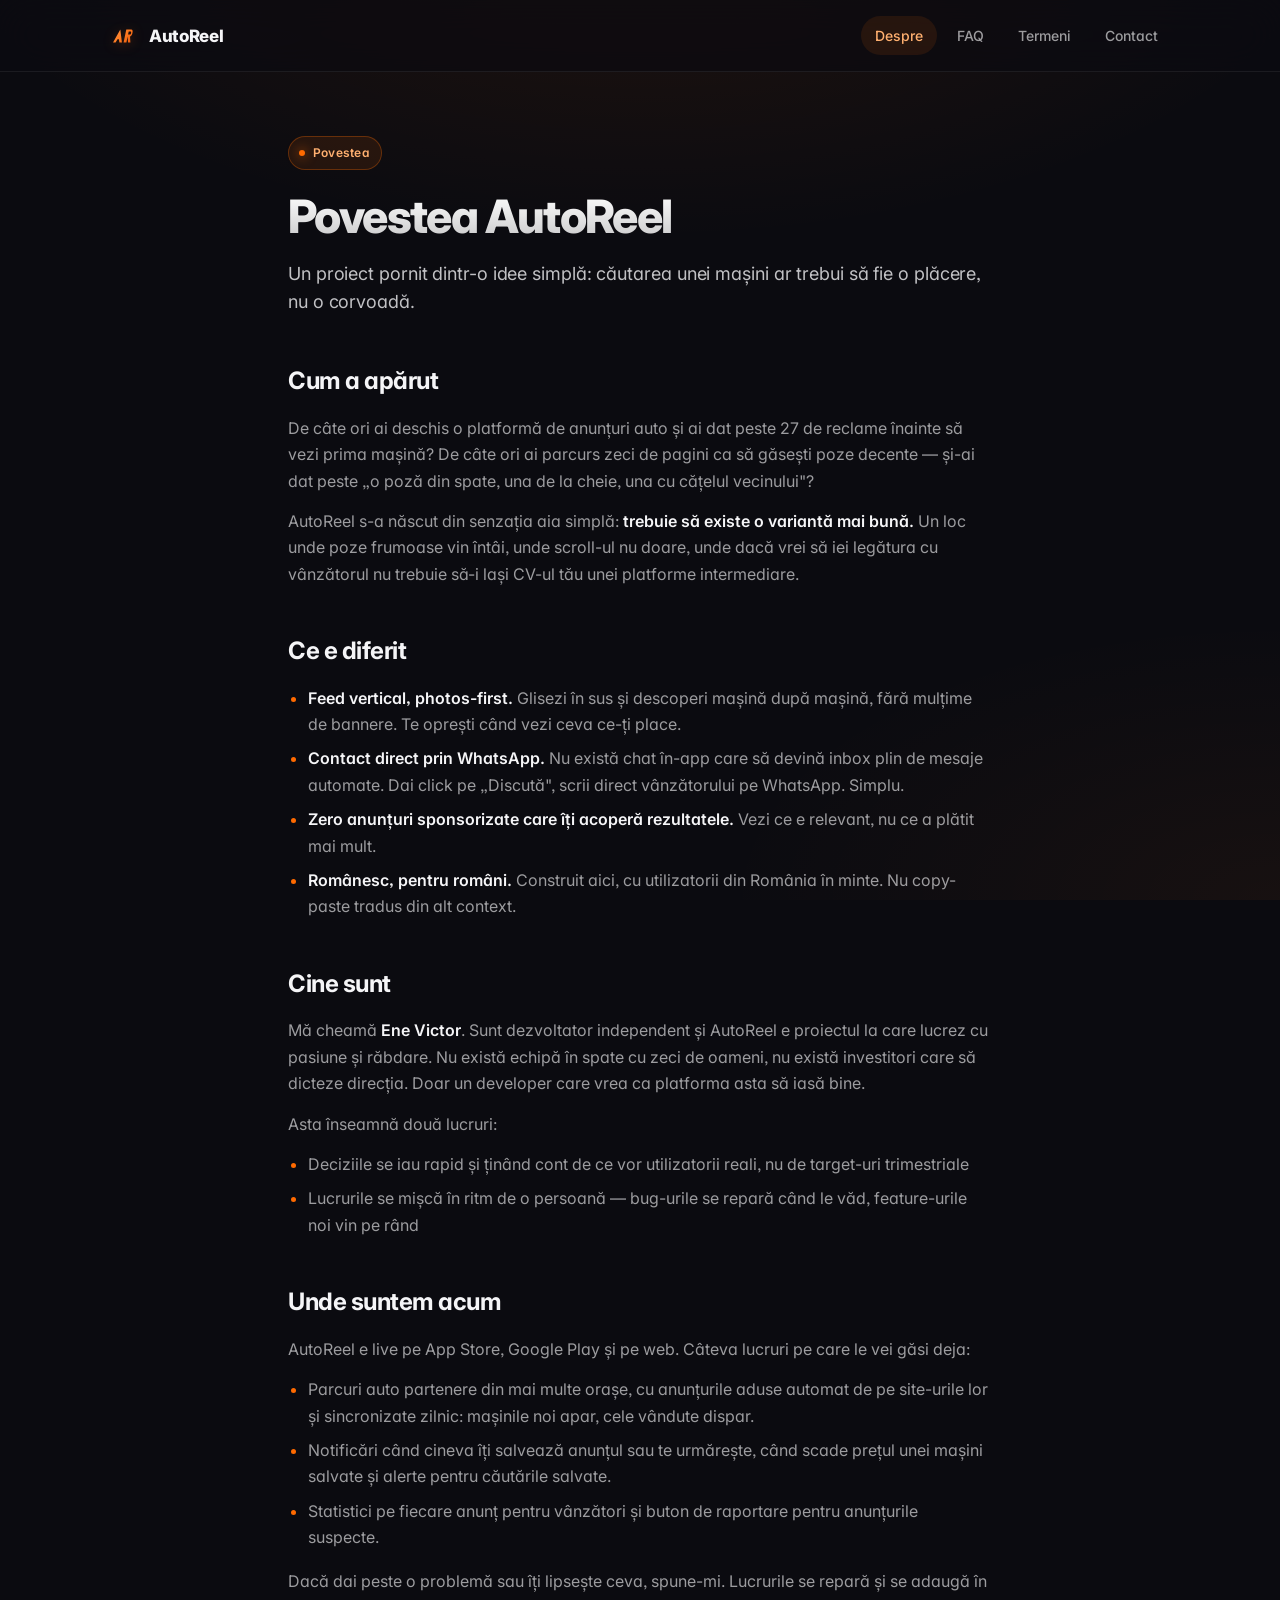
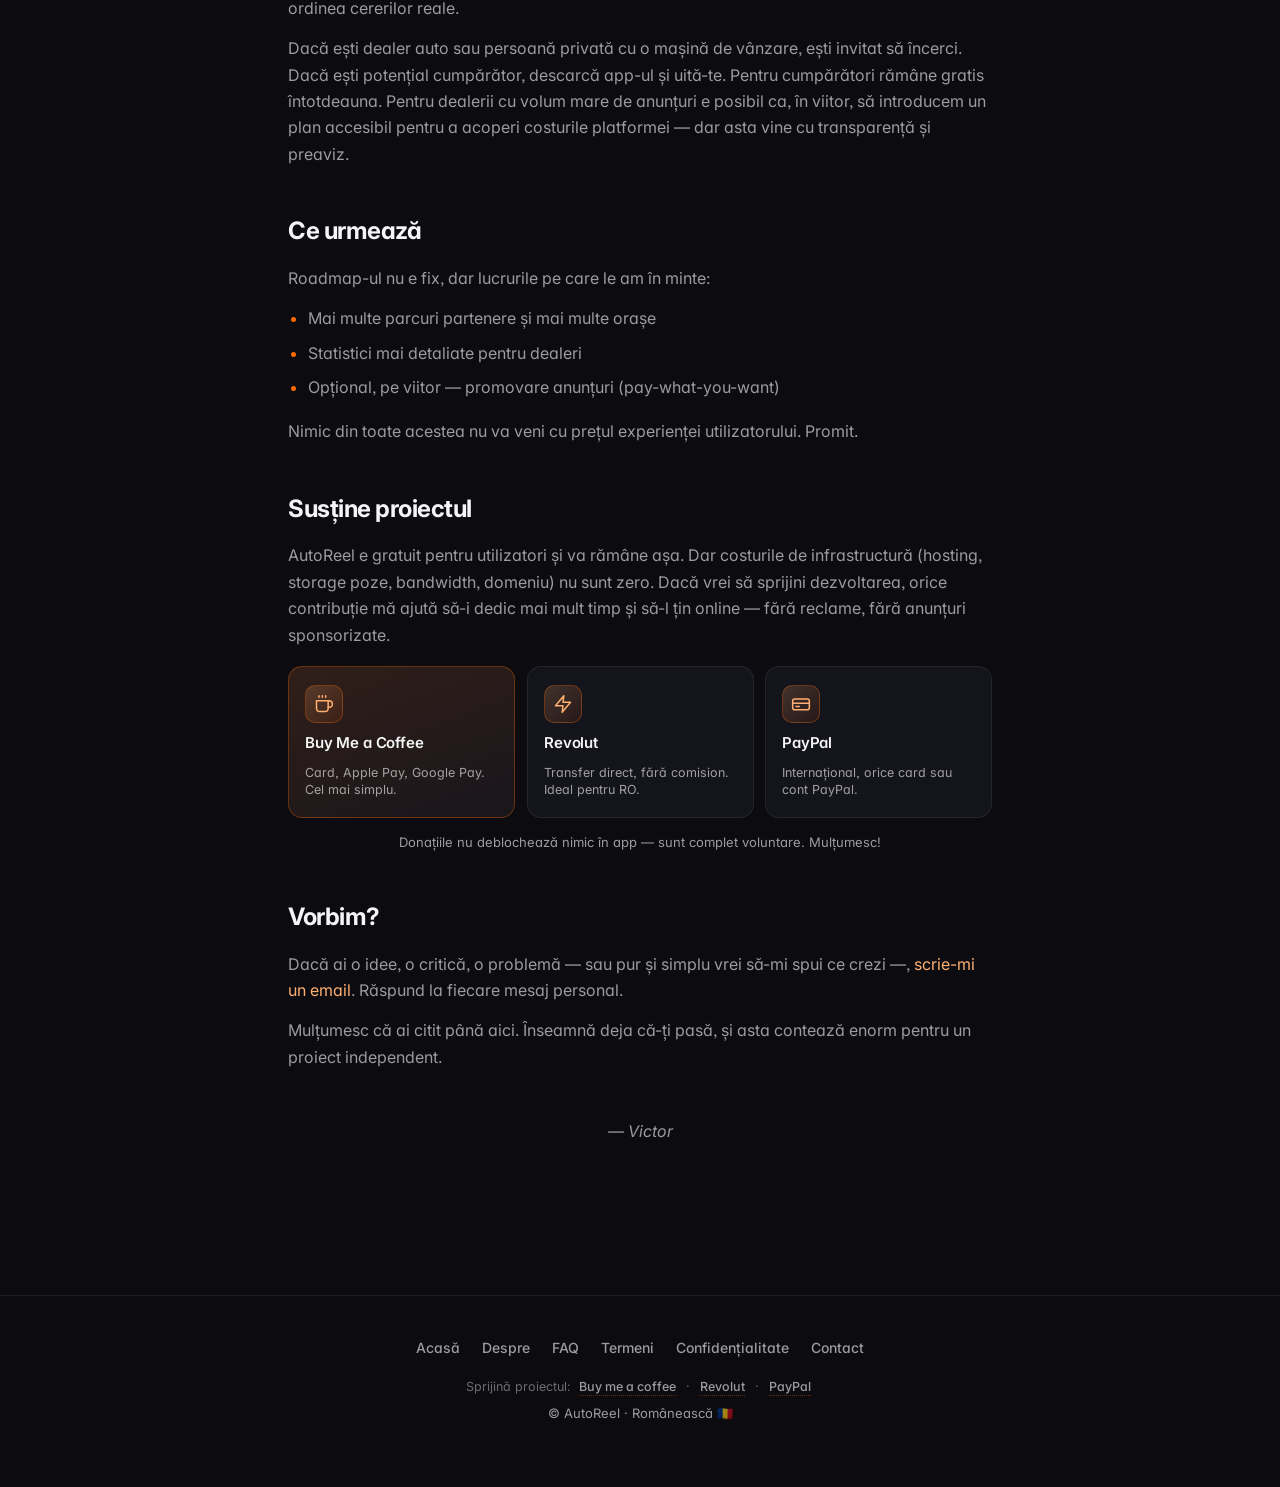
<file: about.html>
<!DOCTYPE html>
<html lang="ro">
<head>
  <meta charset="UTF-8">
  <meta name="viewport" content="width=device-width, initial-scale=1">
  <title>Despre AutoReel — Povestea proiectului</title>
  <meta name="description" content="AutoReel este un proiect pornit dintr-o idee simplă — un marketplace de mașini construit pentru oameni, nu pentru clickbait. Aflați povestea în spate.">
  <meta name="theme-color" content="#FF6A00">
  <link rel="icon" type="image/png" href="/favicon.png">
  <link rel="apple-touch-icon" href="/apple-touch-icon.png">
  <link rel="canonical" href="https://autoreel.ro/about.html">
  <meta property="og:image" content="https://autoreel.ro/og-image.png">
  <meta property="og:image:width" content="1200">
  <meta property="og:image:height" content="630">
  <meta property="og:locale" content="ro_RO">
  <meta property="og:site_name" content="AutoReel">
  <meta name="twitter:card" content="summary_large_image">
  <meta name="twitter:title" content="Despre AutoReel — Povestea proiectului">
  <meta name="twitter:description" content="AutoReel este un proiect pornit dintr-o idee simplă — un marketplace de mașini construit pentru oameni, nu pentru clickbait. Aflați povestea în spate.">
  <meta name="twitter:image" content="https://autoreel.ro/og-image.png">
  <link rel="preconnect" href="https://fonts.googleapis.com">
  <link rel="preconnect" href="https://fonts.gstatic.com" crossorigin>
  <link rel="stylesheet" href="https://fonts.googleapis.com/css2?family=Inter:wght@400;500;600;700;800;900&display=swap">
  <link rel="stylesheet" href="/styles.css">

  <meta property="og:title" content="Despre AutoReel — Povestea proiectului">
  <meta property="og:description" content="Un marketplace de mașini făcut pentru oameni, nu pentru clickbait.">
  <meta property="og:type" content="article">
  <meta property="og:url" content="https://autoreel.ro/about.html">
  <script defer src="/fx3d.js"></script>
  <!-- Cloudflare Web Analytics --><script defer src="https://static.cloudflareinsights.com/beacon.min.js" data-cf-beacon='{"token": "ddfbcdf8ed7e42c188fbd9757f796d23"}'></script><!-- End Cloudflare Web Analytics -->
</head>
<body>
  <header class="nav">
    <div class="nav-inner">
      <a href="/" class="nav-brand">
        <svg viewBox="0 0 256 256" xmlns="http://www.w3.org/2000/svg">
          <defs>
            <linearGradient id="navOrange" x1="0" y1="0" x2="256" y2="256" gradientUnits="userSpaceOnUse">
              <stop offset="0" stop-color="#FFB070"/>
              <stop offset="0.5" stop-color="#FF7A1F"/>
              <stop offset="1" stop-color="#D63E00"/>
            </linearGradient>
          </defs>
          <g fill="url(#navOrange)">
            <path fill-rule="evenodd" d="M 43 183 L 105 73 L 119 183 Z M 81 155 L 93 155 L 97 183 L 65 183 Z"/>
            <path fill-rule="evenodd" d="M 156 73 L 200 73 C 220 73 208 132 188 132 L 191 183 L 171 183 L 168 132 L 157 183 L 133 183 Z M 177 89 L 191 89 C 203 89 197 116 185 116 L 171 116 Z"/>
          </g>
        </svg>
        AutoReel
      </a>
      <nav class="nav-links">
        <a href="/about.html" class="active">Despre</a>
        <a href="/faq.html">FAQ</a>
        <a href="/terms.html">Termeni</a>
        <a href="/contact.html">Contact</a>
      </nav>
    </div>
  </header>

  <main class="container-narrow">
    <span class="updated">Povestea</span>
    <h1>Povestea AutoReel</h1>
    <p class="lead">Un proiect pornit dintr-o idee simplă: căutarea unei mașini ar trebui să fie o plăcere, nu o corvoadă.</p>

    <h2>Cum a apărut</h2>
    <p>De câte ori ai deschis o platformă de anunțuri auto și ai dat peste 27 de reclame înainte să vezi prima mașină? De câte ori ai parcurs zeci de pagini ca să găsești poze decente — și-ai dat peste „o poză din spate, una de la cheie, una cu cățelul vecinului"?</p>
    <p>AutoReel s-a născut din senzația aia simplă: <strong>trebuie să existe o variantă mai bună.</strong> Un loc unde poze frumoase vin întâi, unde scroll-ul nu doare, unde dacă vrei să iei legătura cu vânzătorul nu trebuie să-i lași CV-ul tău unei platforme intermediare.</p>

    <h2>Ce e diferit</h2>
    <ul>
      <li><strong>Feed vertical, photos-first.</strong> Glisezi în sus și descoperi mașină după mașină, fără mulțime de bannere. Te oprești când vezi ceva ce-ți place.</li>
      <li><strong>Contact direct prin WhatsApp.</strong> Nu există chat în-app care să devină inbox plin de mesaje automate. Dai click pe „Discută", scrii direct vânzătorului pe WhatsApp. Simplu.</li>
      <li><strong>Zero anunțuri sponsorizate care îți acoperă rezultatele.</strong> Vezi ce e relevant, nu ce a plătit mai mult.</li>
      <li><strong>Românesc, pentru români.</strong> Construit aici, cu utilizatorii din România în minte. Nu copy-paste tradus din alt context.</li>
    </ul>

    <h2>Cine sunt</h2>
    <p>Mă cheamă <strong>Ene Victor</strong>. Sunt dezvoltator independent și AutoReel e proiectul la care lucrez cu pasiune și răbdare. Nu există echipă în spate cu zeci de oameni, nu există investitori care să dicteze direcția. Doar un developer care vrea ca platforma asta să iasă bine.</p>
    <p>Asta înseamnă două lucruri:</p>
    <ul>
      <li>Deciziile se iau rapid și ținând cont de ce vor utilizatorii reali, nu de target-uri trimestriale</li>
      <li>Lucrurile se mișcă în ritm de o persoană — bug-urile se repară când le văd, feature-urile noi vin pe rând</li>
    </ul>

    <h2>Unde suntem acum</h2>
    <p>AutoReel e live pe App Store, Google Play și pe web. Câteva lucruri pe care le vei găsi deja:</p>
    <ul>
      <li>Parcuri auto partenere din mai multe orașe, cu anunțurile aduse automat de pe site-urile lor și sincronizate zilnic: mașinile noi apar, cele vândute dispar.</li>
      <li>Notificări când cineva îți salvează anunțul sau te urmărește, când scade prețul unei mașini salvate și alerte pentru căutările salvate.</li>
      <li>Statistici pe fiecare anunț pentru vânzători și buton de raportare pentru anunțurile suspecte.</li>
    </ul>
    <p>Dacă dai peste o problemă sau îți lipsește ceva, spune-mi. Lucrurile se repară și se adaugă în ordinea cererilor reale.</p>
    <p>Dacă ești dealer auto sau persoană privată cu o mașină de vânzare, ești invitat să încerci. Dacă ești potențial cumpărător, descarcă app-ul și uită-te. Pentru cumpărători rămâne gratis întotdeauna. Pentru dealerii cu volum mare de anunțuri e posibil ca, în viitor, să introducem un plan accesibil pentru a acoperi costurile platformei — dar asta vine cu transparență și preaviz.</p>

    <h2>Ce urmează</h2>
    <p>Roadmap-ul nu e fix, dar lucrurile pe care le am în minte:</p>
    <ul>
      <li>Mai multe parcuri partenere și mai multe orașe</li>
      <li>Statistici mai detaliate pentru dealeri</li>
      <li>Opțional, pe viitor — promovare anunțuri (pay-what-you-want)</li>
    </ul>
    <p>Nimic din toate acestea nu va veni cu prețul experienței utilizatorului. Promit.</p>

    <h2>Susține proiectul</h2>
    <p>AutoReel e gratuit pentru utilizatori și va rămâne așa. Dar costurile de infrastructură (hosting, storage poze, bandwidth, domeniu) nu sunt zero. Dacă vrei să sprijini dezvoltarea, orice contribuție mă ajută să-i dedic mai mult timp și să-l țin online — fără reclame, fără anunțuri sponsorizate.</p>

    <div class="donate-grid">
      <a class="donate-card primary" href="https://buymeacoffee.com/evictor" target="_blank" rel="noopener">
        <div class="donate-icon">
          <svg viewBox="0 0 24 24" fill="none" stroke="currentColor" stroke-width="1.8" stroke-linecap="round" stroke-linejoin="round" xmlns="http://www.w3.org/2000/svg">
            <path d="M17 8h1a4 4 0 1 1 0 8h-1"/>
            <path d="M3 8h14v9a4 4 0 0 1-4 4H7a4 4 0 0 1-4-4V8z"/>
            <line x1="6" y1="2" x2="6" y2="4"/>
            <line x1="10" y1="2" x2="10" y2="4"/>
            <line x1="14" y1="2" x2="14" y2="4"/>
          </svg>
        </div>
        <div class="donate-label">Buy Me a Coffee</div>
        <div class="donate-sub">Card, Apple Pay, Google Pay. Cel mai simplu.</div>
      </a>
      <a class="donate-card" href="https://revolut.me/victorl10" target="_blank" rel="noopener">
        <div class="donate-icon">
          <svg viewBox="0 0 24 24" fill="none" stroke="currentColor" stroke-width="1.8" stroke-linecap="round" stroke-linejoin="round" xmlns="http://www.w3.org/2000/svg">
            <path d="M13 2 3 14h9l-1 8 10-12h-9l1-8z"/>
          </svg>
        </div>
        <div class="donate-label">Revolut</div>
        <div class="donate-sub">Transfer direct, fără comision. Ideal pentru RO.</div>
      </a>
      <a class="donate-card" href="https://paypal.me/EneVictor" target="_blank" rel="noopener">
        <div class="donate-icon">
          <svg viewBox="0 0 24 24" fill="none" stroke="currentColor" stroke-width="1.8" stroke-linecap="round" stroke-linejoin="round" xmlns="http://www.w3.org/2000/svg">
            <rect x="2" y="6" width="20" height="13" rx="2.5"/>
            <path d="M2 11h20"/>
            <path d="M6 15h4"/>
          </svg>
        </div>
        <div class="donate-label">PayPal</div>
        <div class="donate-sub">Internațional, orice card sau cont PayPal.</div>
      </a>
    </div>
    <p class="donate-note">Donațiile nu deblochează nimic în app — sunt complet voluntare. Mulțumesc!</p>

    <h2>Vorbim?</h2>
    <p>Dacă ai o idee, o critică, o problemă — sau pur și simplu vrei să-mi spui ce crezi —, <a href="/contact.html">scrie-mi un email</a>. Răspund la fiecare mesaj personal.</p>
    <p>Mulțumesc că ai citit până aici. Înseamnă deja că-ți pasă, și asta contează enorm pentru un proiect independent.</p>

    <p class="text-muted text-center" style="margin-top:48px;font-style:italic;">— Victor</p>
  </main>

  <footer class="footer">
    <div class="footer-links">
      <a href="/">Acasă</a>
      <a href="/about.html">Despre</a>
      <a href="/faq.html">FAQ</a>
      <a href="/terms.html">Termeni</a>
      <a href="/privacy.html">Confidențialitate</a>
      <a href="/contact.html">Contact</a>
    </div>
    <p class="footer-support">
      Sprijină proiectul:
      <a href="https://buymeacoffee.com/evictor" target="_blank" rel="noopener">Buy me a coffee</a>
      <span class="sep">·</span>
      <a href="https://revolut.me/victorl10" target="_blank" rel="noopener">Revolut</a>
      <span class="sep">·</span>
      <a href="https://paypal.me/EneVictor" target="_blank" rel="noopener">PayPal</a>
    </p>
    <p>© AutoReel · Românească 🇷🇴</p>
  </footer>
</body>
</html>
</file>
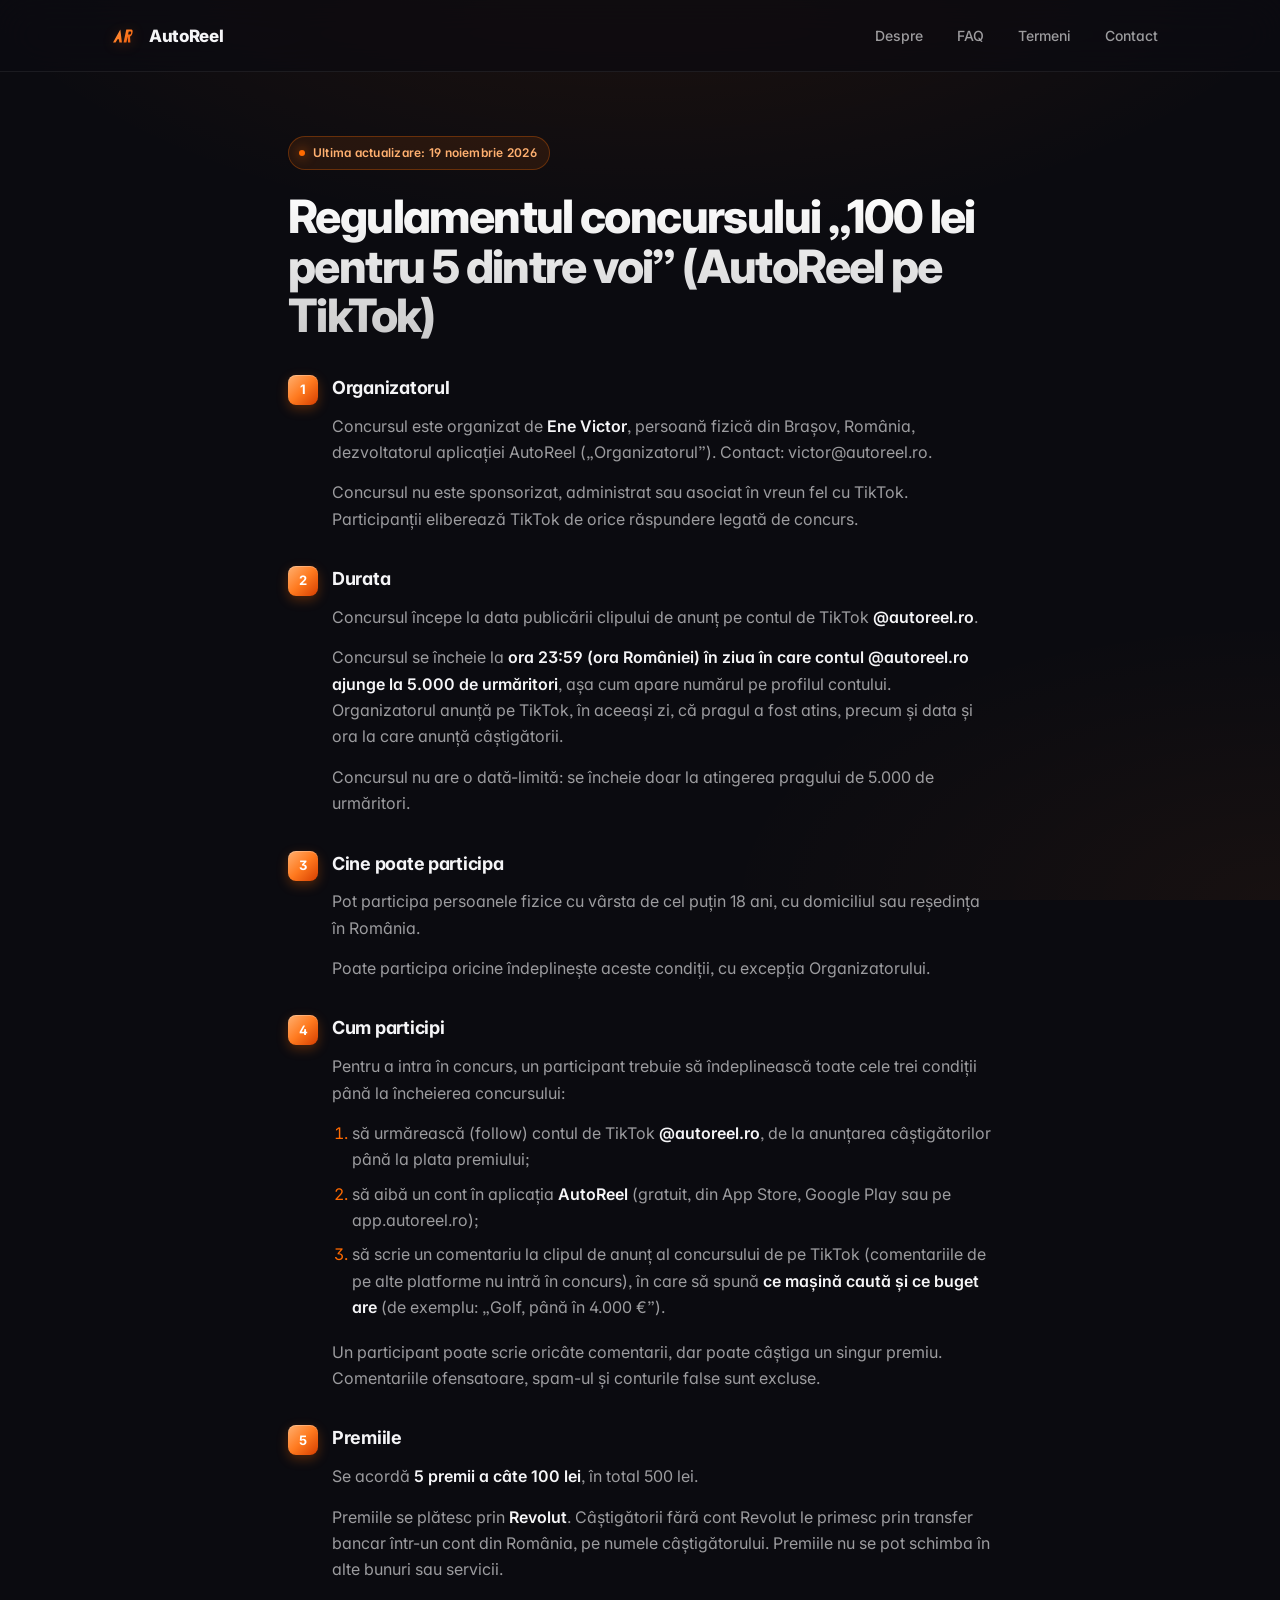
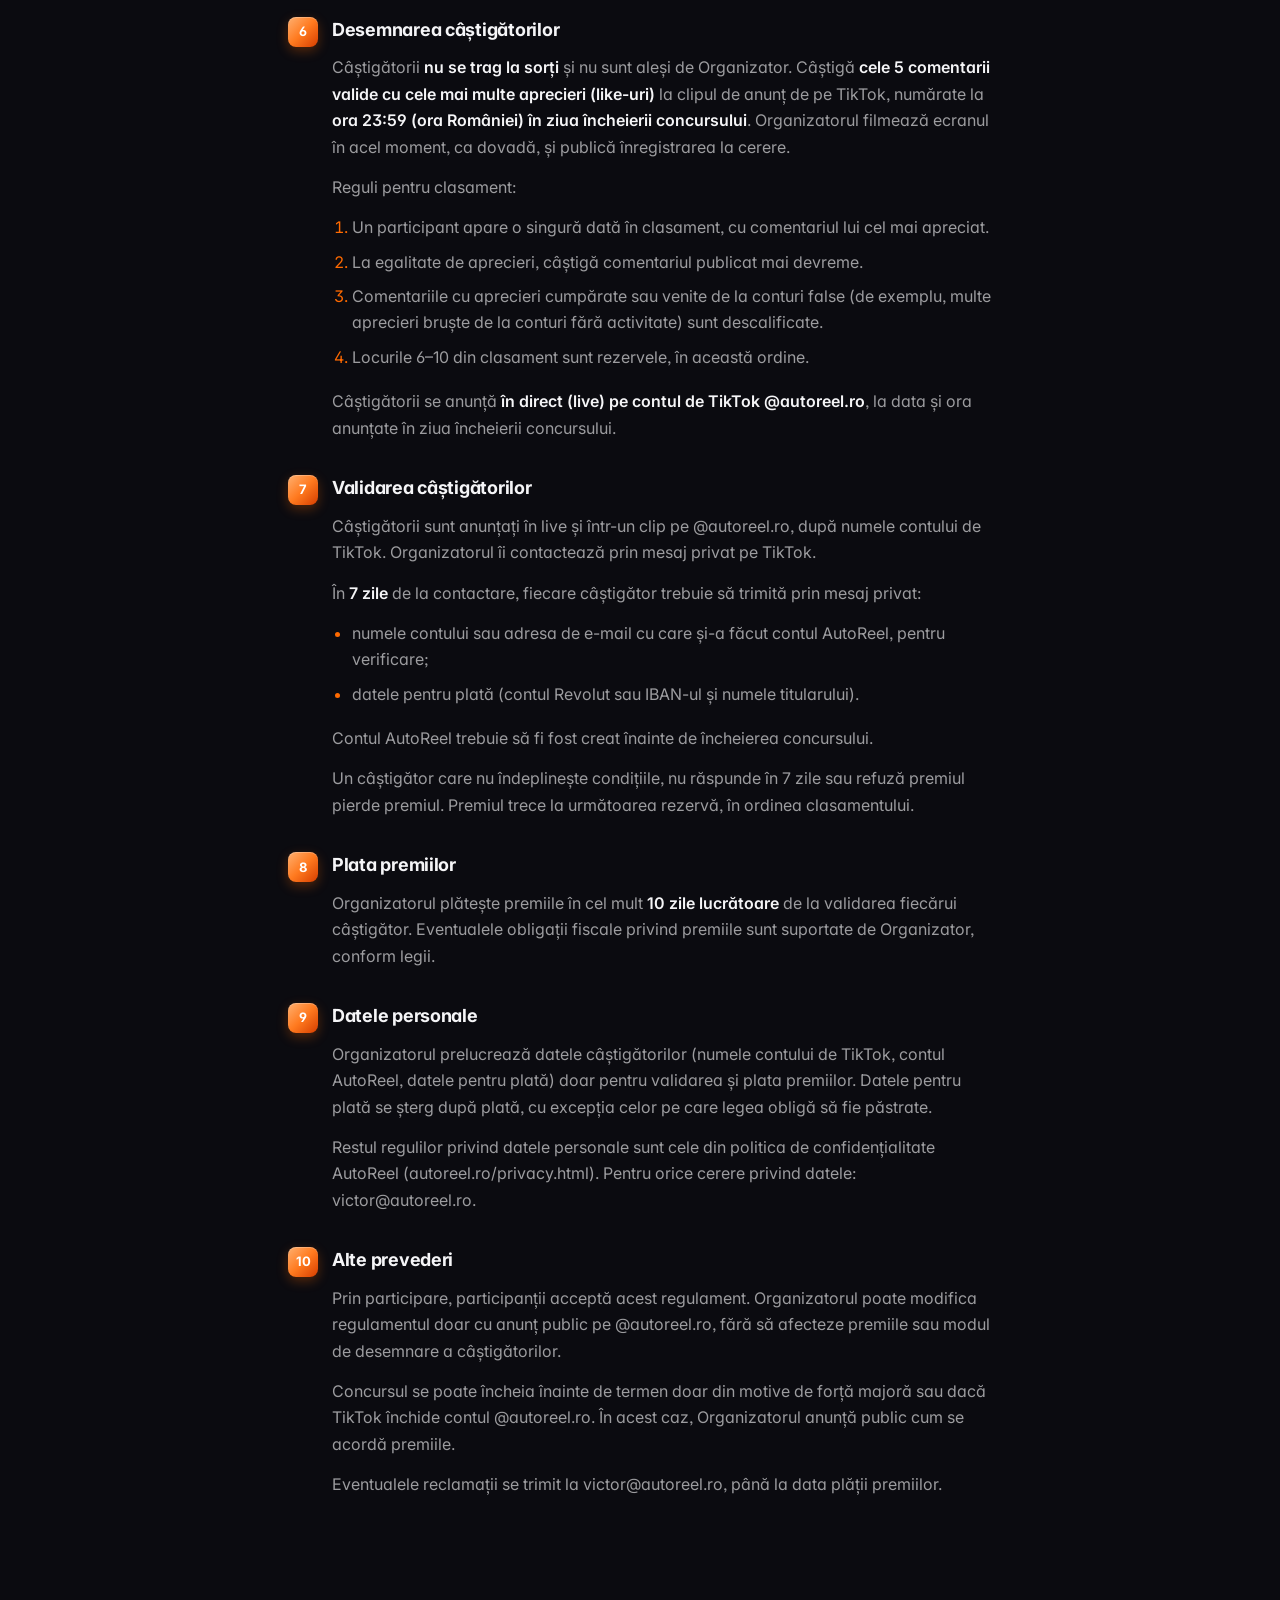
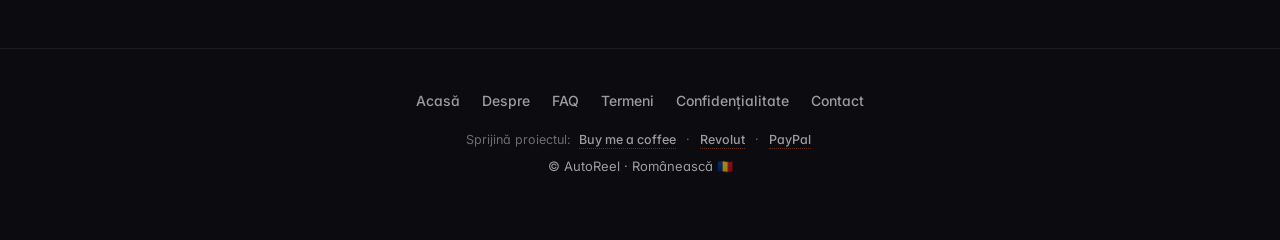
<file: concurs.html>
<!DOCTYPE html>
<html lang="ro">
<head>
  <meta charset="UTF-8">
  <meta name="viewport" content="width=device-width, initial-scale=1">
  <title>Regulamentul concursului „100 lei pentru 5 dintre voi” — AutoReel</title>
  <meta name="description" content="Regulamentul concursului AutoReel de pe TikTok: 5 premii a câte 100 lei pentru cele mai apreciate 5 comentarii, la 5.000 de urmăritori.">
  <meta name="theme-color" content="#FF6A00">
  <link rel="icon" type="image/png" href="/favicon.png">
  <link rel="apple-touch-icon" href="/apple-touch-icon.png">
  <link rel="canonical" href="https://autoreel.ro/concurs.html">
  <meta property="og:title" content="Regulamentul concursului „100 lei pentru 5 dintre voi” — AutoReel">
  <meta property="og:description" content="Regulamentul concursului AutoReel de pe TikTok: 5 premii a câte 100 lei pentru cele mai apreciate 5 comentarii, la 5.000 de urmăritori.">
  <meta property="og:type" content="website">
  <meta property="og:url" content="https://autoreel.ro/concurs.html">
  <meta property="og:image" content="https://autoreel.ro/og-image.png">
  <meta property="og:image:width" content="1200">
  <meta property="og:image:height" content="630">
  <meta property="og:locale" content="ro_RO">
  <meta property="og:site_name" content="AutoReel">
  <meta name="twitter:card" content="summary_large_image">
  <meta name="twitter:title" content="Regulamentul concursului „100 lei pentru 5 dintre voi” — AutoReel">
  <meta name="twitter:description" content="Regulamentul concursului AutoReel de pe TikTok: 5 premii a câte 100 lei pentru cele mai apreciate 5 comentarii, la 5.000 de urmăritori.">
  <meta name="twitter:image" content="https://autoreel.ro/og-image.png">
  <link rel="preconnect" href="https://fonts.googleapis.com">
  <link rel="preconnect" href="https://fonts.gstatic.com" crossorigin>
  <link rel="stylesheet" href="https://fonts.googleapis.com/css2?family=Inter:wght@400;500;600;700;800;900&display=swap">
  <link rel="stylesheet" href="/styles.css">
  <!-- Cloudflare Web Analytics --><script defer src="https://static.cloudflareinsights.com/beacon.min.js" data-cf-beacon='{"token": "ddfbcdf8ed7e42c188fbd9757f796d23"}'></script><!-- End Cloudflare Web Analytics -->
</head>
<body>
  <header class="nav">
    <div class="nav-inner">
      <a href="/" class="nav-brand">
        <svg viewBox="0 0 256 256" xmlns="http://www.w3.org/2000/svg">
          <defs>
            <linearGradient id="navOrange" x1="0" y1="0" x2="256" y2="256" gradientUnits="userSpaceOnUse">
              <stop offset="0" stop-color="#FFB070"/>
              <stop offset="0.5" stop-color="#FF7A1F"/>
              <stop offset="1" stop-color="#D63E00"/>
            </linearGradient>
          </defs>
          <g fill="url(#navOrange)">
            <path fill-rule="evenodd" d="M 43 183 L 105 73 L 119 183 Z M 81 155 L 93 155 L 97 183 L 65 183 Z"/>
            <path fill-rule="evenodd" d="M 156 73 L 200 73 C 220 73 208 132 188 132 L 191 183 L 171 183 L 168 132 L 157 183 L 133 183 Z M 177 89 L 191 89 C 203 89 197 116 185 116 L 171 116 Z"/>
          </g>
        </svg>
        AutoReel
      </a>
      <nav class="nav-links">
        <a href="/about.html">Despre</a>
        <a href="/faq.html">FAQ</a>
        <a href="/terms.html">Termeni</a>
        <a href="/contact.html">Contact</a>
      </nav>
    </div>
  </header>

  <main class="container-narrow">
    <span class="updated">Ultima actualizare: 19 noiembrie 2026</span>
    <h1>Regulamentul concursului „100 lei pentru 5 dintre voi” (AutoReel pe TikTok)</h1>

    <div class="section">
      <div class="num">1</div>
      <h2>Organizatorul</h2>
      <p>Concursul este organizat de <strong>Ene Victor</strong>, persoană fizică din Brașov, România, dezvoltatorul aplicației AutoReel („Organizatorul”). Contact: victor@autoreel.ro.</p>
      <p>Concursul nu este sponsorizat, administrat sau asociat în vreun fel cu TikTok. Participanții eliberează TikTok de orice răspundere legată de concurs.</p>
    </div>

    <div class="section">
      <div class="num">2</div>
      <h2>Durata</h2>
      <p>Concursul începe la data publicării clipului de anunț pe contul de TikTok <strong>@autoreel.ro</strong>.</p>
      <p>Concursul se încheie la <strong>ora 23:59 (ora României) în ziua în care contul @autoreel.ro ajunge la 5.000 de urmăritori</strong>, așa cum apare numărul pe profilul contului. Organizatorul anunță pe TikTok, în aceeași zi, că pragul a fost atins, precum și data și ora la care anunță câștigătorii.</p>
      <p>Concursul nu are o dată-limită: se încheie doar la atingerea pragului de 5.000 de urmăritori.</p>
    </div>

    <div class="section">
      <div class="num">3</div>
      <h2>Cine poate participa</h2>
      <p>Pot participa persoanele fizice cu vârsta de cel puțin 18 ani, cu domiciliul sau reședința în România.</p>
      <p>Poate participa oricine îndeplinește aceste condiții, cu excepția Organizatorului.</p>
    </div>

    <div class="section">
      <div class="num">4</div>
      <h2>Cum participi</h2>
      <p>Pentru a intra în concurs, un participant trebuie să îndeplinească toate cele trei condiții până la încheierea concursului:</p>
      <ol>
        <li>să urmărească (follow) contul de TikTok <strong>@autoreel.ro</strong>, de la anunțarea câștigătorilor până la plata premiului;</li>
        <li>să aibă un cont în aplicația <strong>AutoReel</strong> (gratuit, din App Store, Google Play sau pe app.autoreel.ro);</li>
        <li>să scrie un comentariu la clipul de anunț al concursului de pe TikTok (comentariile de pe alte platforme nu intră în concurs), în care să spună <strong>ce mașină caută și ce buget are</strong> (de exemplu: „Golf, până în 4.000 €”).</li>
      </ol>
      <p>Un participant poate scrie oricâte comentarii, dar poate câștiga un singur premiu. Comentariile ofensatoare, spam-ul și conturile false sunt excluse.</p>
    </div>

    <div class="section">
      <div class="num">5</div>
      <h2>Premiile</h2>
      <p>Se acordă <strong>5 premii a câte 100 lei</strong>, în total 500 lei.</p>
      <p>Premiile se plătesc prin <strong>Revolut</strong>. Câștigătorii fără cont Revolut le primesc prin transfer bancar într-un cont din România, pe numele câștigătorului. Premiile nu se pot schimba în alte bunuri sau servicii.</p>
    </div>

    <div class="section">
      <div class="num">6</div>
      <h2>Desemnarea câștigătorilor</h2>
      <p>Câștigătorii <strong>nu se trag la sorți</strong> și nu sunt aleși de Organizator. Câștigă <strong>cele 5 comentarii valide cu cele mai multe aprecieri (like-uri)</strong> la clipul de anunț de pe TikTok, numărate la <strong>ora 23:59 (ora României) în ziua încheierii concursului</strong>. Organizatorul filmează ecranul în acel moment, ca dovadă, și publică înregistrarea la cerere.</p>
      <p>Reguli pentru clasament:</p>
      <ol>
        <li>Un participant apare o singură dată în clasament, cu comentariul lui cel mai apreciat.</li>
        <li>La egalitate de aprecieri, câștigă comentariul publicat mai devreme.</li>
        <li>Comentariile cu aprecieri cumpărate sau venite de la conturi false (de exemplu, multe aprecieri bruște de la conturi fără activitate) sunt descalificate.</li>
        <li>Locurile 6–10 din clasament sunt rezervele, în această ordine.</li>
      </ol>
      <p>Câștigătorii se anunță <strong>în direct (live) pe contul de TikTok @autoreel.ro</strong>, la data și ora anunțate în ziua încheierii concursului.</p>
    </div>

    <div class="section">
      <div class="num">7</div>
      <h2>Validarea câștigătorilor</h2>
      <p>Câștigătorii sunt anunțați în live și într-un clip pe @autoreel.ro, după numele contului de TikTok. Organizatorul îi contactează prin mesaj privat pe TikTok.</p>
      <p>În <strong>7 zile</strong> de la contactare, fiecare câștigător trebuie să trimită prin mesaj privat:</p>
      <ul>
        <li>numele contului sau adresa de e-mail cu care și-a făcut contul AutoReel, pentru verificare;</li>
        <li>datele pentru plată (contul Revolut sau IBAN-ul și numele titularului).</li>
      </ul>
      <p>Contul AutoReel trebuie să fi fost creat înainte de încheierea concursului.</p>
      <p>Un câștigător care nu îndeplinește condițiile, nu răspunde în 7 zile sau refuză premiul pierde premiul. Premiul trece la următoarea rezervă, în ordinea clasamentului.</p>
    </div>

    <div class="section">
      <div class="num">8</div>
      <h2>Plata premiilor</h2>
      <p>Organizatorul plătește premiile în cel mult <strong>10 zile lucrătoare</strong> de la validarea fiecărui câștigător. Eventualele obligații fiscale privind premiile sunt suportate de Organizator, conform legii.</p>
    </div>

    <div class="section">
      <div class="num">9</div>
      <h2>Datele personale</h2>
      <p>Organizatorul prelucrează datele câștigătorilor (numele contului de TikTok, contul AutoReel, datele pentru plată) doar pentru validarea și plata premiilor. Datele pentru plată se șterg după plată, cu excepția celor pe care legea obligă să fie păstrate.</p>
      <p>Restul regulilor privind datele personale sunt cele din politica de confidențialitate AutoReel (autoreel.ro/privacy.html). Pentru orice cerere privind datele: victor@autoreel.ro.</p>
    </div>

    <div class="section">
      <div class="num">10</div>
      <h2>Alte prevederi</h2>
      <p>Prin participare, participanții acceptă acest regulament. Organizatorul poate modifica regulamentul doar cu anunț public pe @autoreel.ro, fără să afecteze premiile sau modul de desemnare a câștigătorilor.</p>
      <p>Concursul se poate încheia înainte de termen doar din motive de forță majoră sau dacă TikTok închide contul @autoreel.ro. În acest caz, Organizatorul anunță public cum se acordă premiile.</p>
      <p>Eventualele reclamații se trimit la victor@autoreel.ro, până la data plății premiilor.</p>
    </div>
  </main>

  <footer class="footer">
    <div class="footer-links">
      <a href="/">Acasă</a>
      <a href="/about.html">Despre</a>
      <a href="/faq.html">FAQ</a>
      <a href="/terms.html">Termeni</a>
      <a href="/privacy.html">Confidențialitate</a>
      <a href="/contact.html">Contact</a>
    </div>
    <p class="footer-support">
      Sprijină proiectul:
      <a href="https://buymeacoffee.com/evictor" target="_blank" rel="noopener">Buy me a coffee</a>
      <span class="sep">·</span>
      <a href="https://revolut.me/victorl10" target="_blank" rel="noopener">Revolut</a>
      <span class="sep">·</span>
      <a href="https://paypal.me/EneVictor" target="_blank" rel="noopener">PayPal</a>
    </p>
    <p>© AutoReel · Românească 🇷🇴</p>
  </footer>
</body>
</html>
</file>
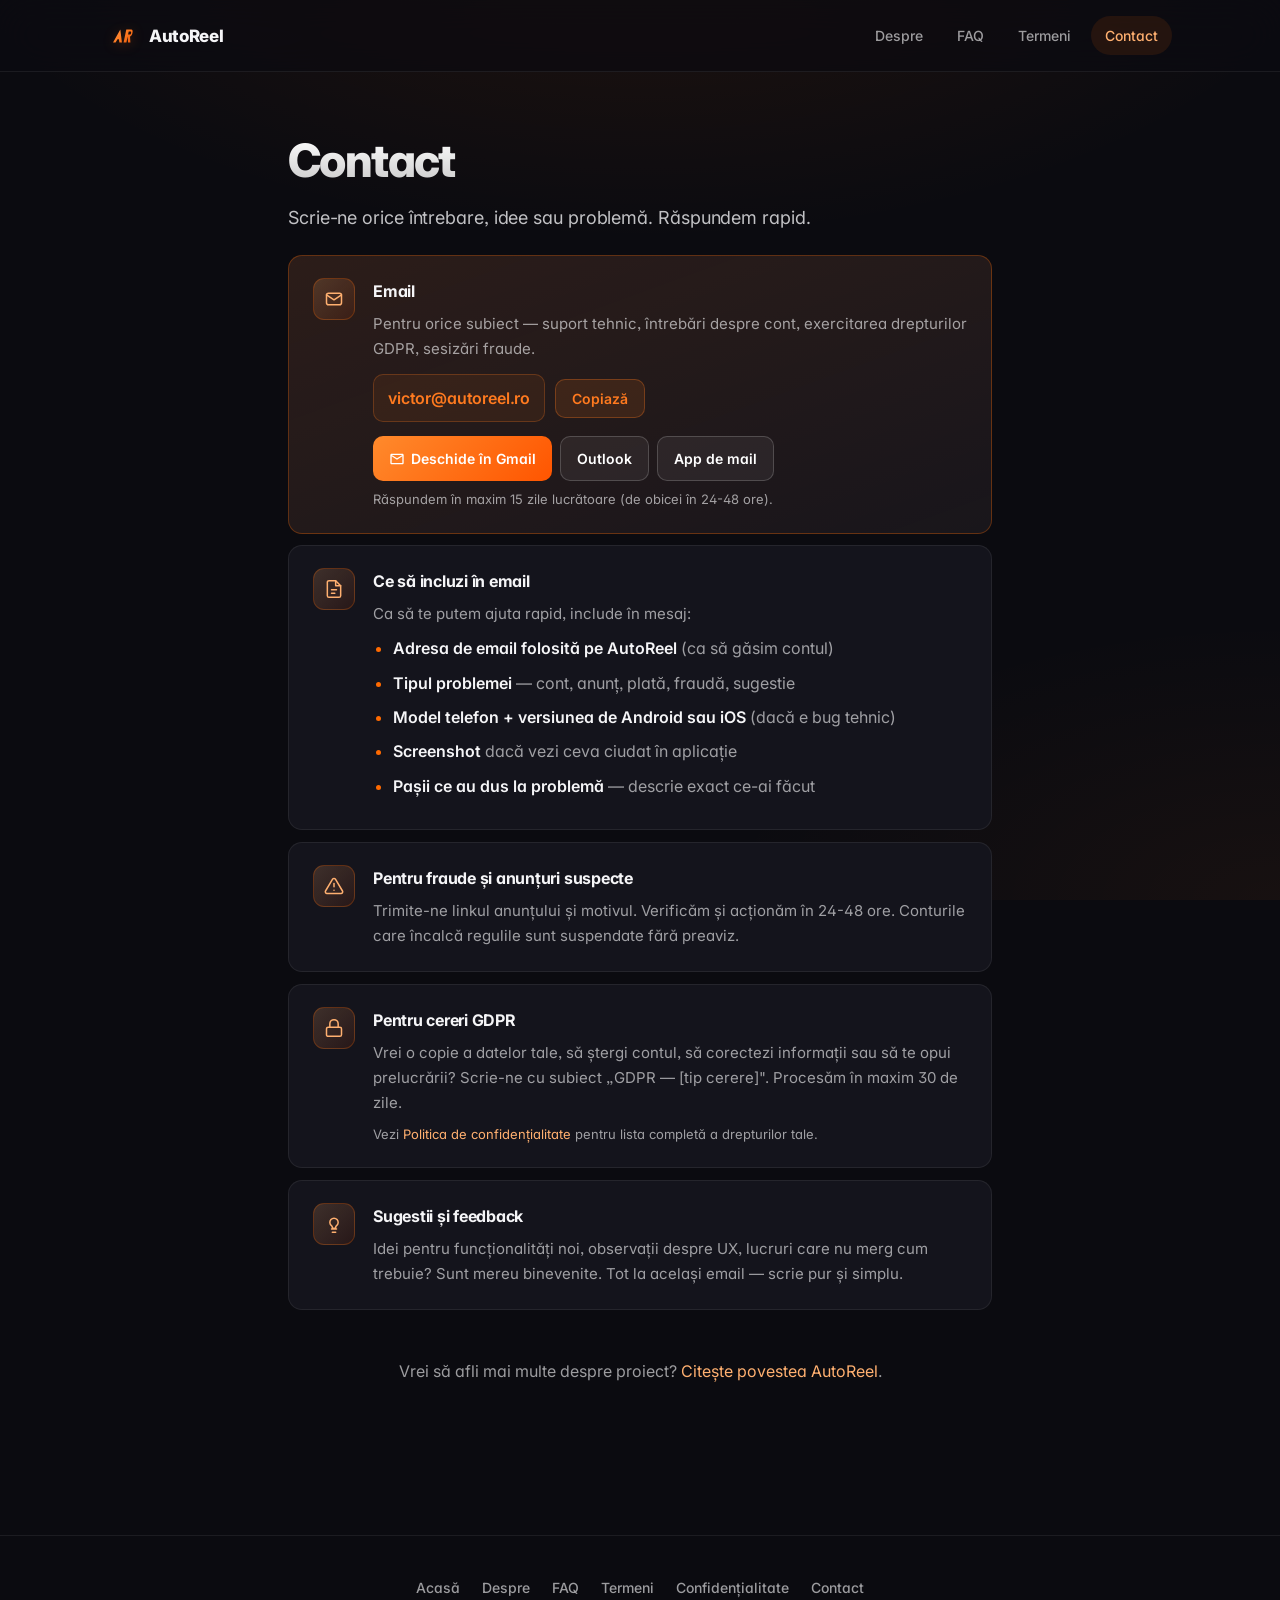
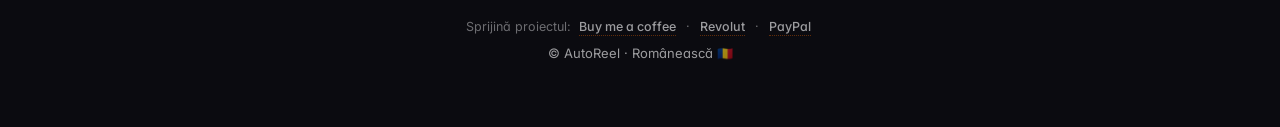
<file: contact.html>
<!DOCTYPE html>
<html lang="ro">
<head>
  <meta charset="UTF-8">
  <meta name="viewport" content="width=device-width, initial-scale=1">
  <title>Contact — AutoReel</title>
  <meta name="description" content="Contactează echipa AutoReel pentru întrebări, sesizări, sau exercitarea drepturilor GDPR.">
  <meta name="theme-color" content="#FF6A00">
  <link rel="icon" type="image/png" href="/favicon.png">
  <link rel="apple-touch-icon" href="/apple-touch-icon.png">
  <link rel="canonical" href="https://autoreel.ro/contact.html">
  <meta property="og:title" content="Contact — AutoReel">
  <meta property="og:description" content="Contactează echipa AutoReel pentru întrebări, sesizări, sau exercitarea drepturilor GDPR.">
  <meta property="og:type" content="website">
  <meta property="og:url" content="https://autoreel.ro/contact.html">
  <meta property="og:image" content="https://autoreel.ro/og-image.png">
  <meta property="og:image:width" content="1200">
  <meta property="og:image:height" content="630">
  <meta property="og:locale" content="ro_RO">
  <meta property="og:site_name" content="AutoReel">
  <meta name="twitter:card" content="summary_large_image">
  <meta name="twitter:title" content="Contact — AutoReel">
  <meta name="twitter:description" content="Contactează echipa AutoReel pentru întrebări, sesizări, sau exercitarea drepturilor GDPR.">
  <meta name="twitter:image" content="https://autoreel.ro/og-image.png">
  <link rel="preconnect" href="https://fonts.googleapis.com">
  <link rel="preconnect" href="https://fonts.gstatic.com" crossorigin>
  <link rel="stylesheet" href="https://fonts.googleapis.com/css2?family=Inter:wght@400;500;600;700;800;900&display=swap">
  <link rel="stylesheet" href="/styles.css">
  <script defer src="/fx3d.js"></script>
  <!-- Cloudflare Web Analytics --><script defer src="https://static.cloudflareinsights.com/beacon.min.js" data-cf-beacon='{"token": "ddfbcdf8ed7e42c188fbd9757f796d23"}'></script><!-- End Cloudflare Web Analytics -->
</head>
<body>
  <header class="nav">
    <div class="nav-inner">
      <a href="/" class="nav-brand">
        <svg viewBox="0 0 256 256" xmlns="http://www.w3.org/2000/svg">
          <defs>
            <linearGradient id="navOrange" x1="0" y1="0" x2="256" y2="256" gradientUnits="userSpaceOnUse">
              <stop offset="0" stop-color="#FFB070"/>
              <stop offset="0.5" stop-color="#FF7A1F"/>
              <stop offset="1" stop-color="#D63E00"/>
            </linearGradient>
          </defs>
          <g fill="url(#navOrange)">
            <path fill-rule="evenodd" d="M 43 183 L 105 73 L 119 183 Z M 81 155 L 93 155 L 97 183 L 65 183 Z"/>
            <path fill-rule="evenodd" d="M 156 73 L 200 73 C 220 73 208 132 188 132 L 191 183 L 171 183 L 168 132 L 157 183 L 133 183 Z M 177 89 L 191 89 C 203 89 197 116 185 116 L 171 116 Z"/>
          </g>
        </svg>
        AutoReel
      </a>
      <nav class="nav-links">
        <a href="/about.html">Despre</a>
        <a href="/faq.html">FAQ</a>
        <a href="/terms.html">Termeni</a>
        <a href="/contact.html" class="active">Contact</a>
      </nav>
    </div>
  </header>

  <main class="container-narrow">
    <h1>Contact</h1>
    <p class="lead">Scrie-ne orice întrebare, idee sau problemă. Răspundem rapid.</p>

    <div class="contact-card primary">
      <div class="contact-icon">
        <svg viewBox="0 0 24 24" fill="none" stroke="currentColor" stroke-width="1.8" stroke-linecap="round" stroke-linejoin="round" xmlns="http://www.w3.org/2000/svg">
          <rect x="3" y="5" width="18" height="14" rx="2.5"/>
          <path d="m3 7 9 6 9-6"/>
        </svg>
      </div>
      <div class="contact-body">
        <h3>Email</h3>
        <p style="margin-bottom:12px;">Pentru orice subiect — suport tehnic, întrebări despre cont, exercitarea drepturilor GDPR, sesizări fraude.</p>

        <!--
          UX pentru contact email pe Web:
            - text mare cu adresa = selectabil + copyable manual
            - buton „Copiază" cu feedback vizual
            - buton „Trimite email" cu mailto (deschide mail client dacă există)
          De ce nu doar mailto: pe desktop fără mail client configurat,
          mailto deschide tab gol -> user confuz. Vizibilitatea adresei +
          copy button = funcționează garantat indiferent de setup.
        -->
        <div class="contact-email-row" style="display:flex;flex-wrap:wrap;gap:10px;align-items:center;margin-bottom:8px;">
          <code class="contact-email" id="emailValue"
            style="background:rgba(255,122,31,0.08);border:1px solid rgba(255,122,31,0.25);padding:10px 14px;border-radius:10px;font-size:16px;font-weight:600;color:#FF7A1F;font-family:inherit;user-select:all;cursor:text;">
            victor@autoreel.ro
          </code>
          <button id="copyEmailBtn" type="button"
            style="background:rgba(255,122,31,0.12);border:1px solid rgba(255,122,31,0.30);padding:10px 16px;border-radius:10px;font-size:14px;font-weight:600;color:#FF7A1F;cursor:pointer;font-family:inherit;">
            Copiază
          </button>
        </div>

        <!--
          Trei link-uri webmail directe — funcționează garantat indiferent
          de setup-ul userului (deschid tab nou cu compose pre-completat).
          Mailto a fost scos pentru că pe desktop fără mail client default
          face blank page, frustrant pentru user.
        -->
        <div style="display:flex;flex-wrap:wrap;gap:8px;margin-top:14px;">
          <a href="https://mail.google.com/mail/?view=cm&amp;fs=1&amp;to=victor@autoreel.ro&amp;su=Suport%20AutoReel"
            target="_blank" rel="noopener"
            style="background:linear-gradient(135deg,#FF8A2C,#FF5500);color:#fff;padding:10px 16px;border-radius:10px;font-size:14px;font-weight:600;text-decoration:none;display:inline-flex;align-items:center;gap:6px;">
            <svg width="16" height="16" viewBox="0 0 24 24" fill="currentColor" xmlns="http://www.w3.org/2000/svg"><path d="M22 6c0-1.1-.9-2-2-2H4c-1.1 0-2 .9-2 2v12c0 1.1.9 2 2 2h16c1.1 0 2-.9 2-2V6zm-2 0l-8 5-8-5h16zm0 12H4V8l8 5 8-5v10z"/></svg>
            Deschide în Gmail
          </a>
          <a href="https://outlook.live.com/owa/?path=/mail/action/compose&amp;to=victor@autoreel.ro&amp;subject=Suport%20AutoReel"
            target="_blank" rel="noopener"
            style="background:rgba(255,255,255,0.06);color:#fff;border:1px solid rgba(255,255,255,0.18);padding:10px 16px;border-radius:10px;font-size:14px;font-weight:600;text-decoration:none;display:inline-block;">
            Outlook
          </a>
          <a href="mailto:victor@autoreel.ro?subject=Suport%20AutoReel"
            style="background:rgba(255,255,255,0.06);color:#fff;border:1px solid rgba(255,255,255,0.18);padding:10px 16px;border-radius:10px;font-size:14px;font-weight:600;text-decoration:none;display:inline-block;"
            title="Doar dacă ai un mail client default configurat">
            App de mail
          </a>
        </div>

        <p class="text-muted" style="font-size:13px;margin-top:8px;">Răspundem în maxim 15 zile lucrătoare (de obicei în 24-48 ore).</p>
      </div>
    </div>

    <script>
      // Copy email la clipboard cu feedback vizual scurt
      (function () {
        var btn = document.getElementById('copyEmailBtn');
        var email = document.getElementById('emailValue');
        if (!btn || !email) return;
        var originalText = btn.textContent;
        btn.addEventListener('click', function () {
          var text = email.textContent.trim();
          var done = function () {
            btn.textContent = '✓ Copiat';
            setTimeout(function () { btn.textContent = originalText; }, 1800);
          };
          if (navigator.clipboard && navigator.clipboard.writeText) {
            navigator.clipboard.writeText(text).then(done).catch(function () {
              // fallback la metoda veche dacă clipboard API e blocked
              var ta = document.createElement('textarea');
              ta.value = text;
              document.body.appendChild(ta);
              ta.select();
              try { document.execCommand('copy'); done(); } catch (e) {}
              document.body.removeChild(ta);
            });
          } else {
            var ta = document.createElement('textarea');
            ta.value = text;
            document.body.appendChild(ta);
            ta.select();
            try { document.execCommand('copy'); done(); } catch (e) {}
            document.body.removeChild(ta);
          }
        });
      })();
    </script>

    <div class="contact-card">
      <div class="contact-icon">
        <svg viewBox="0 0 24 24" fill="none" stroke="currentColor" stroke-width="1.8" stroke-linecap="round" stroke-linejoin="round" xmlns="http://www.w3.org/2000/svg">
          <path d="M14 2H6a2 2 0 0 0-2 2v16a2 2 0 0 0 2 2h12a2 2 0 0 0 2-2V8z"/>
          <path d="M14 2v6h6"/>
          <path d="M9 13h6"/>
          <path d="M9 17h4"/>
        </svg>
      </div>
      <div class="contact-body">
        <h3>Ce să incluzi în email</h3>
        <p>Ca să te putem ajuta rapid, include în mesaj:</p>
        <ul>
          <li><strong>Adresa de email folosită pe AutoReel</strong> (ca să găsim contul)</li>
          <li><strong>Tipul problemei</strong> — cont, anunț, plată, fraudă, sugestie</li>
          <li><strong>Model telefon + versiunea de Android sau iOS</strong> (dacă e bug tehnic)</li>
          <li><strong>Screenshot</strong> dacă vezi ceva ciudat în aplicație</li>
          <li><strong>Pașii ce au dus la problemă</strong> — descrie exact ce-ai făcut</li>
        </ul>
      </div>
    </div>

    <div class="contact-card">
      <div class="contact-icon">
        <svg viewBox="0 0 24 24" fill="none" stroke="currentColor" stroke-width="1.8" stroke-linecap="round" stroke-linejoin="round" xmlns="http://www.w3.org/2000/svg">
          <path d="M12 9v4"/>
          <path d="M12 17h.01"/>
          <path d="M10.29 3.86 1.82 18a2 2 0 0 0 1.71 3h16.94a2 2 0 0 0 1.71-3L13.71 3.86a2 2 0 0 0-3.42 0Z"/>
        </svg>
      </div>
      <div class="contact-body">
        <h3>Pentru fraude și anunțuri suspecte</h3>
        <p>Trimite-ne linkul anunțului și motivul. Verificăm și acționăm în 24-48 ore. Conturile care încalcă regulile sunt suspendate fără preaviz.</p>
      </div>
    </div>

    <div class="contact-card">
      <div class="contact-icon">
        <svg viewBox="0 0 24 24" fill="none" stroke="currentColor" stroke-width="1.8" stroke-linecap="round" stroke-linejoin="round" xmlns="http://www.w3.org/2000/svg">
          <rect x="3" y="11" width="18" height="11" rx="2"/>
          <path d="M7 11V7a5 5 0 0 1 10 0v4"/>
        </svg>
      </div>
      <div class="contact-body">
        <h3>Pentru cereri GDPR</h3>
        <p>Vrei o copie a datelor tale, să ștergi contul, să corectezi informații sau să te opui prelucrării? Scrie-ne cu subiect „GDPR — [tip cerere]". Procesăm în maxim 30 de zile.</p>
        <p class="text-muted" style="font-size:13px;">Vezi <a href="/privacy.html">Politica de confidențialitate</a> pentru lista completă a drepturilor tale.</p>
      </div>
    </div>

    <div class="contact-card">
      <div class="contact-icon">
        <svg viewBox="0 0 24 24" fill="none" stroke="currentColor" stroke-width="1.8" stroke-linecap="round" stroke-linejoin="round" xmlns="http://www.w3.org/2000/svg">
          <path d="M9 18h6"/>
          <path d="M10 22h4"/>
          <path d="M15.09 14a5 5 0 1 0-6.18 0c.62.5 1.09 1.21 1.09 2v1h4v-1c0-.79.47-1.5 1.09-2Z"/>
        </svg>
      </div>
      <div class="contact-body">
        <h3>Sugestii și feedback</h3>
        <p>Idei pentru funcționalități noi, observații despre UX, lucruri care nu merg cum trebuie? Sunt mereu binevenite. Tot la același email — scrie pur și simplu.</p>
      </div>
    </div>

    <p class="text-muted text-center" style="margin-top:48px;">
      Vrei să afli mai multe despre proiect? <a href="/about.html">Citește povestea AutoReel</a>.
    </p>
  </main>

  <footer class="footer">
    <div class="footer-links">
      <a href="/">Acasă</a>
      <a href="/about.html">Despre</a>
      <a href="/faq.html">FAQ</a>
      <a href="/terms.html">Termeni</a>
      <a href="/privacy.html">Confidențialitate</a>
      <a href="/contact.html">Contact</a>
    </div>
    <p class="footer-support">
      Sprijină proiectul:
      <a href="https://buymeacoffee.com/evictor" target="_blank" rel="noopener">Buy me a coffee</a>
      <span class="sep">·</span>
      <a href="https://revolut.me/victorl10" target="_blank" rel="noopener">Revolut</a>
      <span class="sep">·</span>
      <a href="https://paypal.me/EneVictor" target="_blank" rel="noopener">PayPal</a>
    </p>
    <p>© AutoReel · Românească 🇷🇴</p>
  </footer>
</body>
</html>
</file>
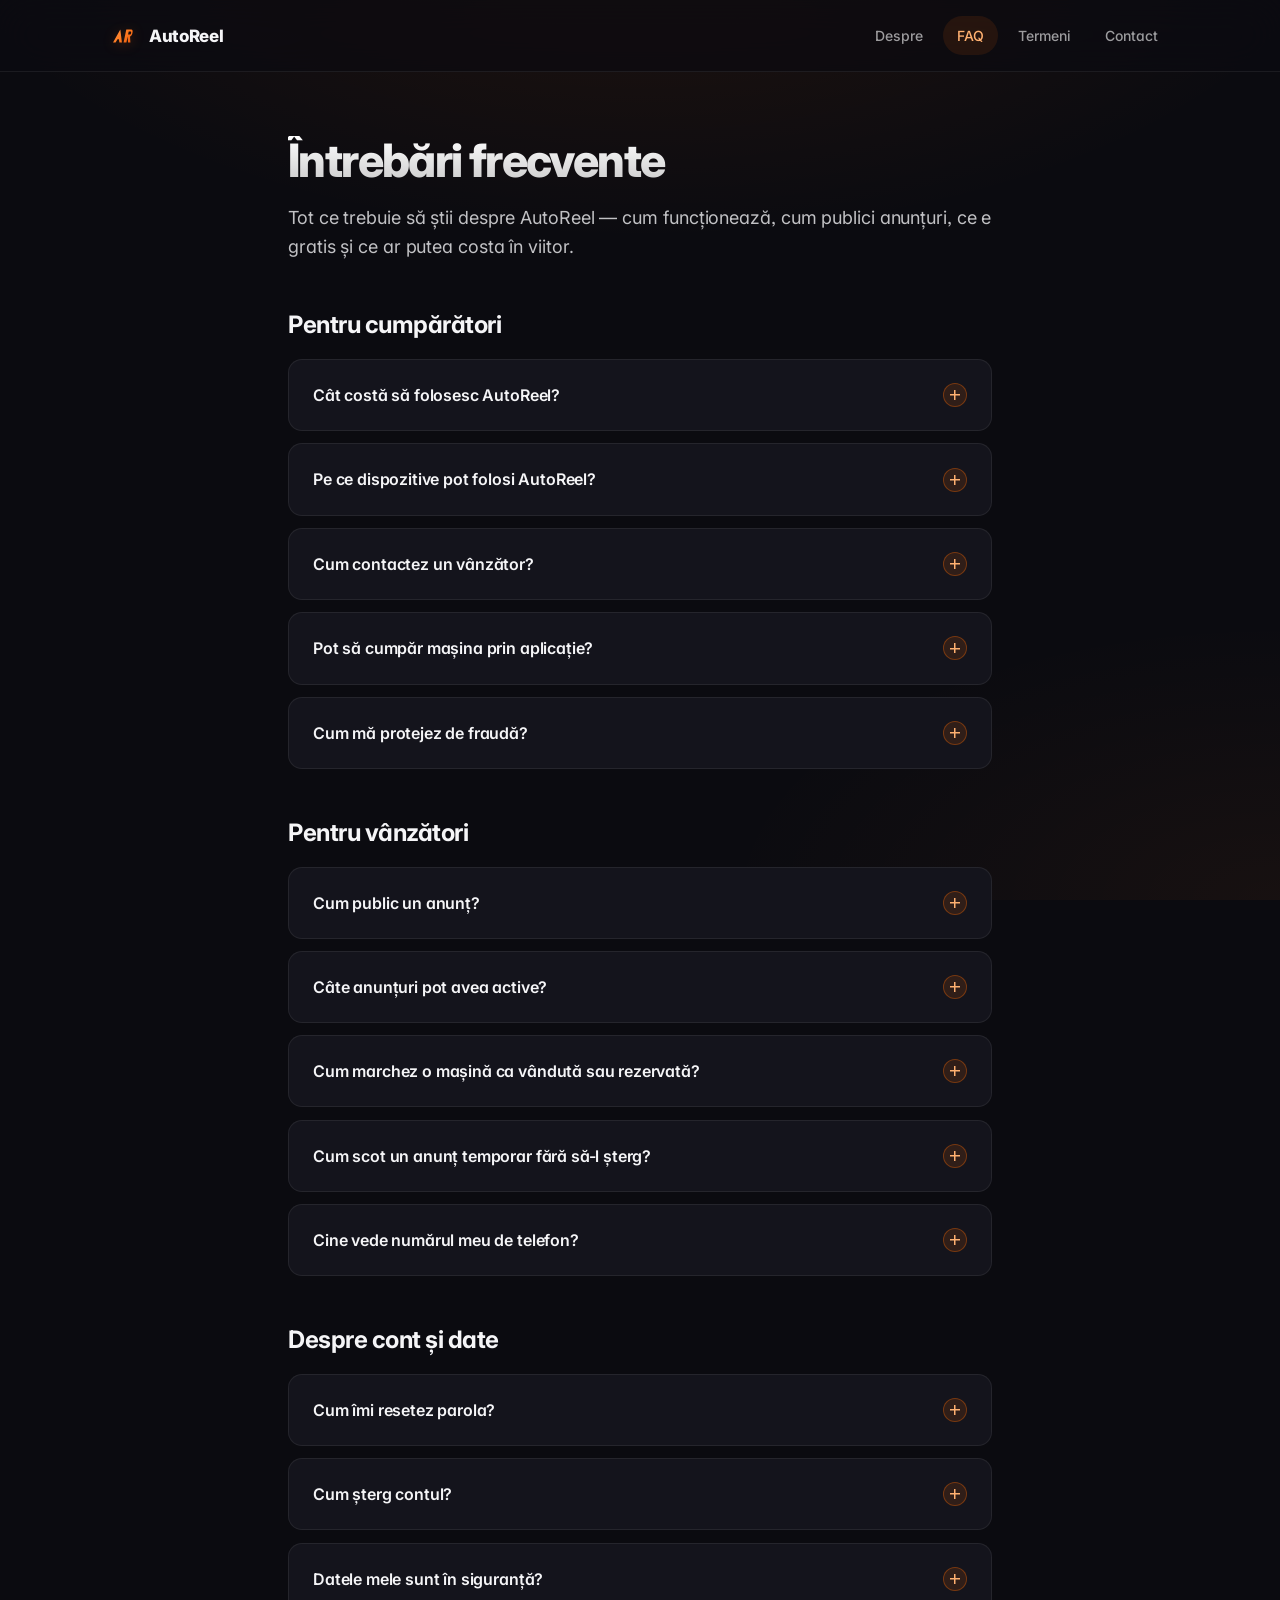
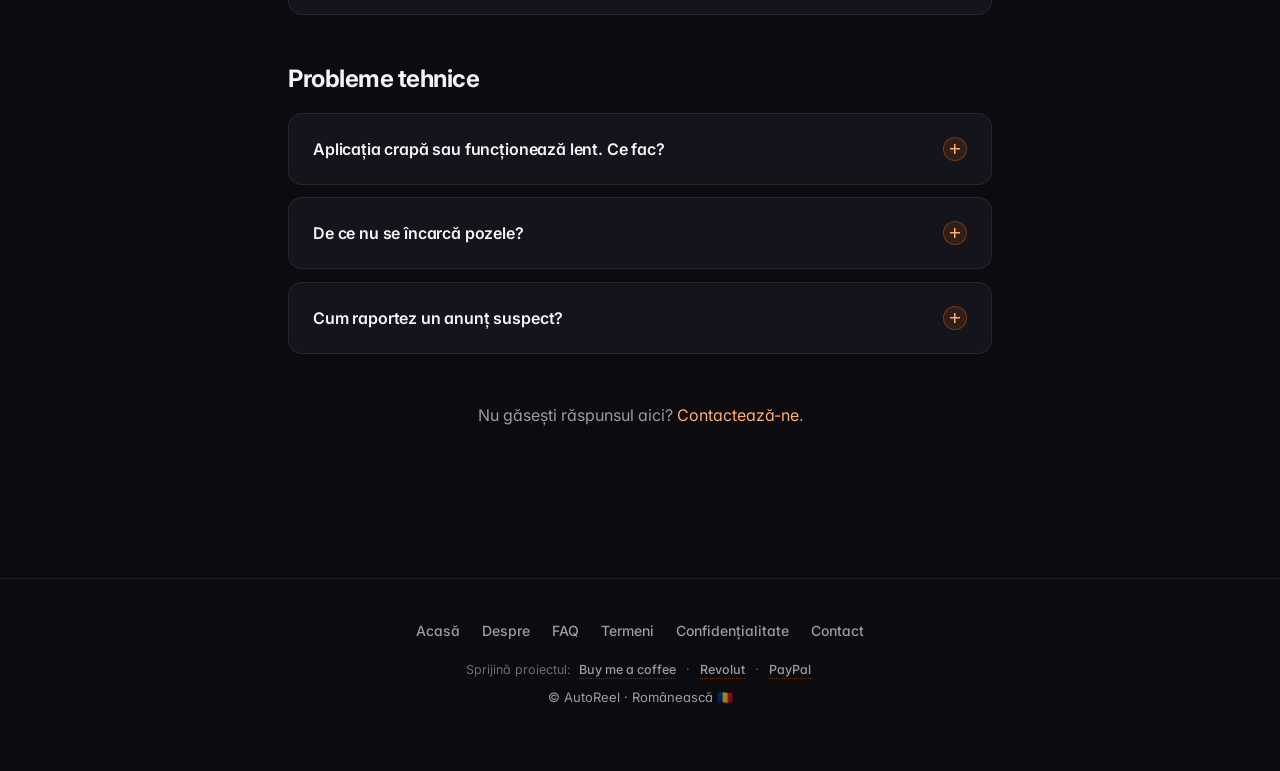
<file: faq.html>
<!DOCTYPE html>
<html lang="ro">
<head>
  <meta charset="UTF-8">
  <meta name="viewport" content="width=device-width, initial-scale=1">
  <title>Întrebări frecvente — AutoReel</title>
  <meta name="description" content="Cum funcționează AutoReel, cum publici anunțuri, cum contactezi vânzători. Răspunsuri la întrebările frecvente despre marketplace-ul de mașini second-hand din România.">
  <meta name="theme-color" content="#FF6A00">
  <link rel="icon" type="image/png" href="/favicon.png">
  <link rel="apple-touch-icon" href="/apple-touch-icon.png">
  <link rel="canonical" href="https://autoreel.ro/faq.html">
  <meta property="og:title" content="Întrebări frecvente — AutoReel">
  <meta property="og:description" content="Cum funcționează AutoReel, cum publici anunțuri, cum contactezi vânzători. Răspunsuri la întrebările frecvente despre marketplace-ul de mașini second-hand din România.">
  <meta property="og:type" content="website">
  <meta property="og:url" content="https://autoreel.ro/faq.html">
  <meta property="og:image" content="https://autoreel.ro/og-image.png">
  <meta property="og:image:width" content="1200">
  <meta property="og:image:height" content="630">
  <meta property="og:locale" content="ro_RO">
  <meta property="og:site_name" content="AutoReel">
  <meta name="twitter:card" content="summary_large_image">
  <meta name="twitter:title" content="Întrebări frecvente — AutoReel">
  <meta name="twitter:description" content="Cum funcționează AutoReel, cum publici anunțuri, cum contactezi vânzători. Răspunsuri la întrebările frecvente despre marketplace-ul de mașini second-hand din România.">
  <meta name="twitter:image" content="https://autoreel.ro/og-image.png">
  <link rel="preconnect" href="https://fonts.googleapis.com">
  <link rel="preconnect" href="https://fonts.gstatic.com" crossorigin>
  <link rel="stylesheet" href="https://fonts.googleapis.com/css2?family=Inter:wght@400;500;600;700;800;900&display=swap">
  <link rel="stylesheet" href="/styles.css">

  <!-- Structured data: FAQ pentru SEO Google rich snippet -->
  <script type="application/ld+json">
  {
    "@context": "https://schema.org",
    "@type": "FAQPage",
    "mainEntity": [
      {
        "@type": "Question",
        "name": "Cât costă să folosesc AutoReel?",
        "acceptedAnswer": {
          "@type": "Answer",
          "text": "Pentru cumpărători AutoReel rămâne gratuit întotdeauna. Pentru dealerii cu volum mare de anunțuri este posibil ca în viitor să introducem un plan accesibil pentru a acoperi costurile platformei. În prezent totul este gratis."
        }
      },
      {
        "@type": "Question",
        "name": "Cum public un anunț?",
        "acceptedAnswer": {
          "@type": "Answer",
          "text": "Descarcă aplicația din App Store sau Google Play (sau intră pe app.autoreel.ro), creezi un cont cu email și telefon, apoi în tab-ul Adaugă completezi datele mașinii și încarci poze. Anunțul apare imediat în feed-ul tuturor."
        }
      },
      {
        "@type": "Question",
        "name": "Cum contactez un vânzător?",
        "acceptedAnswer": {
          "@type": "Answer",
          "text": "Pe orice anunț apeși butonul Discută — se deschide WhatsApp cu un mesaj pre-completat. Nu există chat în aplicație, comunicarea e directă între tine și vânzător."
        }
      }
    ]
  }
  </script>
  <script defer src="/fx3d.js"></script>
  <!-- Cloudflare Web Analytics --><script defer src="https://static.cloudflareinsights.com/beacon.min.js" data-cf-beacon='{"token": "ddfbcdf8ed7e42c188fbd9757f796d23"}'></script><!-- End Cloudflare Web Analytics -->
</head>
<body>
  <header class="nav">
    <div class="nav-inner">
      <a href="/" class="nav-brand">
        <svg viewBox="0 0 256 256" xmlns="http://www.w3.org/2000/svg">
          <defs>
            <linearGradient id="navOrange" x1="0" y1="0" x2="256" y2="256" gradientUnits="userSpaceOnUse">
              <stop offset="0" stop-color="#FFB070"/>
              <stop offset="0.5" stop-color="#FF7A1F"/>
              <stop offset="1" stop-color="#D63E00"/>
            </linearGradient>
          </defs>
          <g fill="url(#navOrange)">
            <path fill-rule="evenodd" d="M 43 183 L 105 73 L 119 183 Z M 81 155 L 93 155 L 97 183 L 65 183 Z"/>
            <path fill-rule="evenodd" d="M 156 73 L 200 73 C 220 73 208 132 188 132 L 191 183 L 171 183 L 168 132 L 157 183 L 133 183 Z M 177 89 L 191 89 C 203 89 197 116 185 116 L 171 116 Z"/>
          </g>
        </svg>
        AutoReel
      </a>
      <nav class="nav-links">
        <a href="/about.html">Despre</a>
        <a href="/faq.html" class="active">FAQ</a>
        <a href="/terms.html">Termeni</a>
        <a href="/contact.html">Contact</a>
      </nav>
    </div>
  </header>

  <main class="container-narrow">
    <h1>Întrebări frecvente</h1>
    <p class="lead">Tot ce trebuie să știi despre AutoReel — cum funcționează, cum publici anunțuri, ce e gratis și ce ar putea costa în viitor.</p>

    <h2>Pentru cumpărători</h2>

    <details class="card">
      <summary>Cât costă să folosesc AutoReel?</summary>
      <div class="answer">
        Pentru <strong>cumpărători</strong>, AutoReel rămâne gratuit întotdeauna — discovery, salvare, contact direct prin WhatsApp.<br><br>
        Pentru <strong>dealeri</strong>, în prezent totul e gratis. Este posibil ca, în viitor, dealerii cu volum mare de anunțuri să aibă un plan accesibil — strict pentru a acoperi costurile de infrastructură (storage poze, bandwidth, hosting). Vei fi anunțat cu minim 30 de zile înainte și vei avea opțiunea să te adaptezi sau să rămâi în limita gratis.
      </div>
    </details>

    <details class="card">
      <summary>Pe ce dispozitive pot folosi AutoReel?</summary>
      <div class="answer">
        AutoReel e disponibil pe <strong>Android</strong> (<a href="https://play.google.com/store/apps/details?id=com.autoreel.autoreel" target="_blank" rel="noopener">Google Play</a>) și pe <strong>iPhone</strong> (<a href="https://apps.apple.com/ro/app/autoreel-marketplace-auto/id6781619559" target="_blank" rel="noopener">App Store</a>). Poți accesa și prin browser la <a href="https://app.autoreel.ro/">app.autoreel.ro</a> pentru a vedea feed-ul, dar experiența completă e pe mobil.
      </div>
    </details>

    <details class="card">
      <summary>Cum contactez un vânzător?</summary>
      <div class="answer">
        Pe orice anunț apeși butonul <strong>Discută</strong> — se deschide WhatsApp cu un mesaj pre-completat care include detaliile mașinii și un link spre anunț. Nu există chat în aplicație, comunicarea e directă între tine și vânzător.
      </div>
    </details>

    <details class="card">
      <summary>Pot să cumpăr mașina prin aplicație?</summary>
      <div class="answer">
        Nu — AutoReel doar facilitează contactul între cumpărător și vânzător. Tranzacția în sine (negociere preț, plată, transfer acte) se face direct între voi, în persoană. AutoReel <strong>nu procesează plăți</strong> și nu mediază tranzacții.
      </div>
    </details>

    <details class="card">
      <summary>Cum mă protejez de fraudă?</summary>
      <div class="answer">
        <ul>
          <li>Inspectează personal mașina înainte de orice plată</li>
          <li>Verifică actele: CIV, talon, ITP, asigurare RCA</li>
          <li>Verifică istoricul mașinii prin <a href="https://www.rarom.ro/" target="_blank" rel="noopener">RAR</a> sau servicii precum CarVertical</li>
          <li>Întocmește contract scris de vânzare-cumpărare cu semnătură</li>
          <li>NU trimite niciodată bani în avans cuiva pe care nu l-ai întâlnit personal</li>
          <li>Fii atent la fraude clasice: „transport rapid din Germania", escrow străin, ordin de plată falsificat</li>
        </ul>
      </div>
    </details>

    <h2>Pentru vânzători</h2>

    <details class="card">
      <summary>Cum public un anunț?</summary>
      <div class="answer">
        Descarcă aplicația din App Store sau Google Play (ori intră pe <a href="https://app.autoreel.ro/">app.autoreel.ro</a>), creezi un cont cu email, parolă și un număr de telefon valid din România. Apoi în tab-ul <strong>Adaugă</strong> completezi datele mașinii (marca, model, an, kilometri, preț) și încarci până la 20 de poze. Anunțul apare imediat în feed-ul tuturor utilizatorilor.
      </div>
    </details>

    <details class="card">
      <summary>Câte anunțuri pot avea active?</summary>
      <div class="answer">
        Nelimitat. Poți publica oricâte anunțuri vrei, atât timp cât fiecare e un autovehicul real pe care vrei să-l vinzi. Anunțurile duplicat, false sau „de momeală" se șterg.
      </div>
    </details>

    <details class="card">
      <summary>Cum marchez o mașină ca vândută sau rezervată?</summary>
      <div class="answer">
        În Profilul tău, pe orice anunț apeși butonul cu 3 puncte (•••) și alegi <strong>Marchează ca vândut</strong> sau <strong>Marchează ca rezervat</strong>. Anunțul dispare din feed-ul public dar rămâne în lista ta, iar statisticile (vizionări, like-uri, salvări) sunt păstrate.
      </div>
    </details>

    <details class="card">
      <summary>Cum scot un anunț temporar fără să-l șterg?</summary>
      <div class="answer">
        În Profil → 3 puncte pe anunț → <strong>Dezactivează</strong>. Anunțul dispare din feed dar rămâne salvat. Îl poți reactiva oricând cu un click.
      </div>
    </details>

    <details class="card">
      <summary>Cine vede numărul meu de telefon?</summary>
      <div class="answer">
        Numărul tău devine vizibil <strong>doar pentru utilizatorii care apasă „Discută"</strong> pe un anunț al tău (ca să se deschidă WhatsApp). Nu apare public pe pagina anunțului. Poți schimba numărul oricând din Editează profil.
      </div>
    </details>

    <h2>Despre cont și date</h2>

    <details class="card">
      <summary>Cum îmi resetez parola?</summary>
      <div class="answer">
        Pe ecranul de Login → tab „Intră în cont" → completezi emailul → apeși <strong>„Mi-am uitat parola"</strong>. Vei primi un email cu link pentru resetare.
      </div>
    </details>

    <details class="card">
      <summary>Cum șterg contul?</summary>
      <div class="answer">
        În aplicație: Profil → Setări → <strong>Șterge contul</strong>, sau pe <a href="https://app.autoreel.ro/sterge-cont">app.autoreel.ro/sterge-cont</a>. Ștergerea e imediată și definitivă: contul, anunțurile și pozele tale dispar, conform GDPR.
      </div>
    </details>

    <details class="card">
      <summary>Datele mele sunt în siguranță?</summary>
      <div class="answer">
        Da. Folosim criptare HTTPS pentru toate comunicările, parolele sunt stocate doar ca hash (nu pot fi citite nici de noi), iar bazele de date au Row-Level Security (fiecare user accesează doar datele lui). Nu vindem date personale către terți. Vezi <a href="/privacy.html">Politica de confidențialitate</a> pentru detalii complete.
      </div>
    </details>

    <h2>Probleme tehnice</h2>

    <details class="card">
      <summary>Aplicația crapă sau funcționează lent. Ce fac?</summary>
      <div class="answer">
        Întâi închide complet aplicația și redeschide. Dacă problema persistă, dezinstalează și reinstalează din App Store sau Google Play (datele tale rămân în cont, nu se pierd). Dacă tot e o problemă, scrie-ne la <a href="mailto:victor@autoreel.ro">victor@autoreel.ro</a> cu detalii (model telefon, versiunea de Android sau iOS, ce încercai să faci).
      </div>
    </details>

    <details class="card">
      <summary>De ce nu se încarcă pozele?</summary>
      <div class="answer">
        Verifică conexiunea la internet — AutoReel folosește mult bandwidth pentru poze. Dacă ai date mobile slabe, pozele se încarcă lent dar ar trebui să apară. Pe WiFi e instant. Fără internet, aplicația îți arată ultimele anunțuri văzute.
      </div>
    </details>

    <details class="card">
      <summary>Cum raportez un anunț suspect?</summary>
      <div class="answer">
        Pe pagina anunțului apeși <strong>Raportează anunțul</strong> și alegi motivul (țeapă sau preț fals, mașină care nu mai e de vânzare, date greșite, mașină furată sau fără acte, anunț dublat, conținut ofensator). Poți scrie și la <a href="mailto:victor@autoreel.ro">victor@autoreel.ro</a> cu link-ul anunțului. Verificăm și acționăm în 24-48 ore.
      </div>
    </details>

    <p class="text-muted text-center" style="margin-top:48px;">Nu găsești răspunsul aici? <a href="/contact.html">Contactează-ne</a>.</p>
  </main>

  <footer class="footer">
    <div class="footer-links">
      <a href="/">Acasă</a>
      <a href="/about.html">Despre</a>
      <a href="/faq.html">FAQ</a>
      <a href="/terms.html">Termeni</a>
      <a href="/privacy.html">Confidențialitate</a>
      <a href="/contact.html">Contact</a>
    </div>
    <p class="footer-support">
      Sprijină proiectul:
      <a href="https://buymeacoffee.com/evictor" target="_blank" rel="noopener">Buy me a coffee</a>
      <span class="sep">·</span>
      <a href="https://revolut.me/victorl10" target="_blank" rel="noopener">Revolut</a>
      <span class="sep">·</span>
      <a href="https://paypal.me/EneVictor" target="_blank" rel="noopener">PayPal</a>
    </p>
    <p>© AutoReel · Românească 🇷🇴</p>
  </footer>
</body>
</html>
</file>
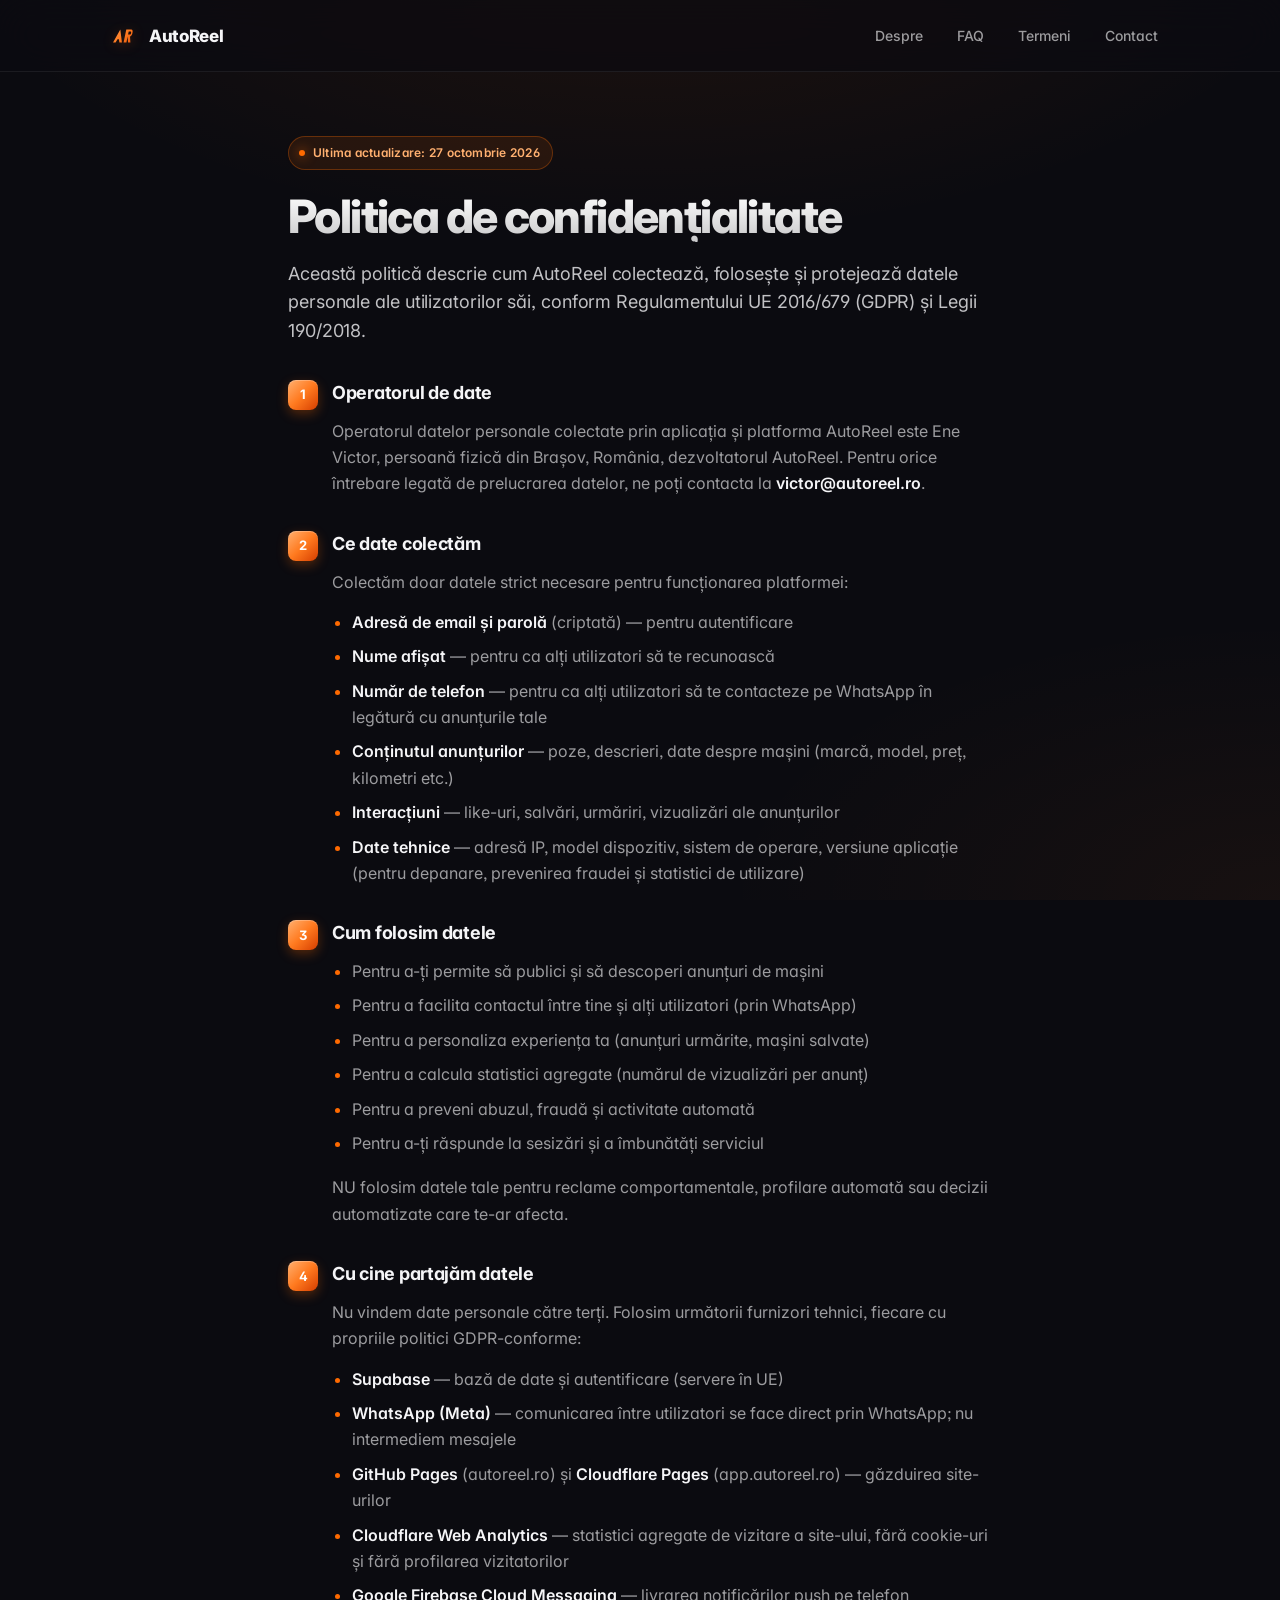
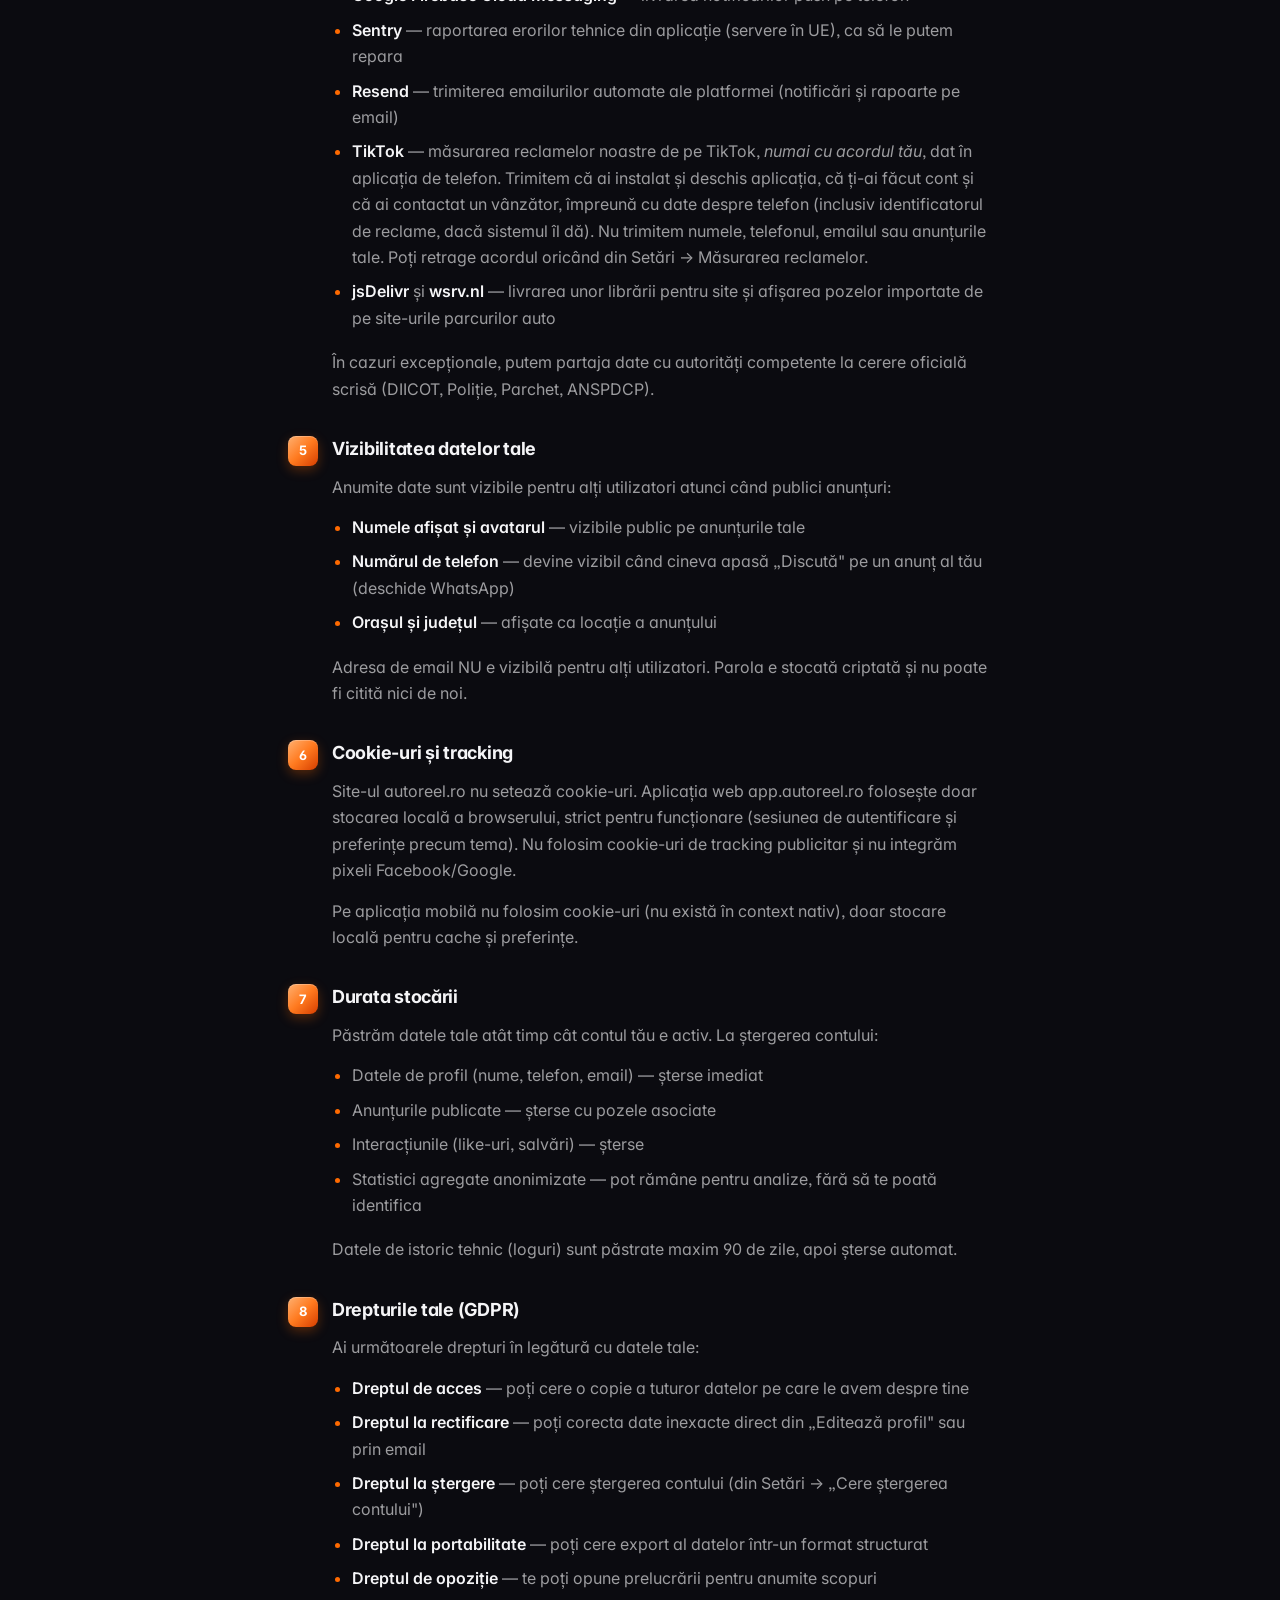
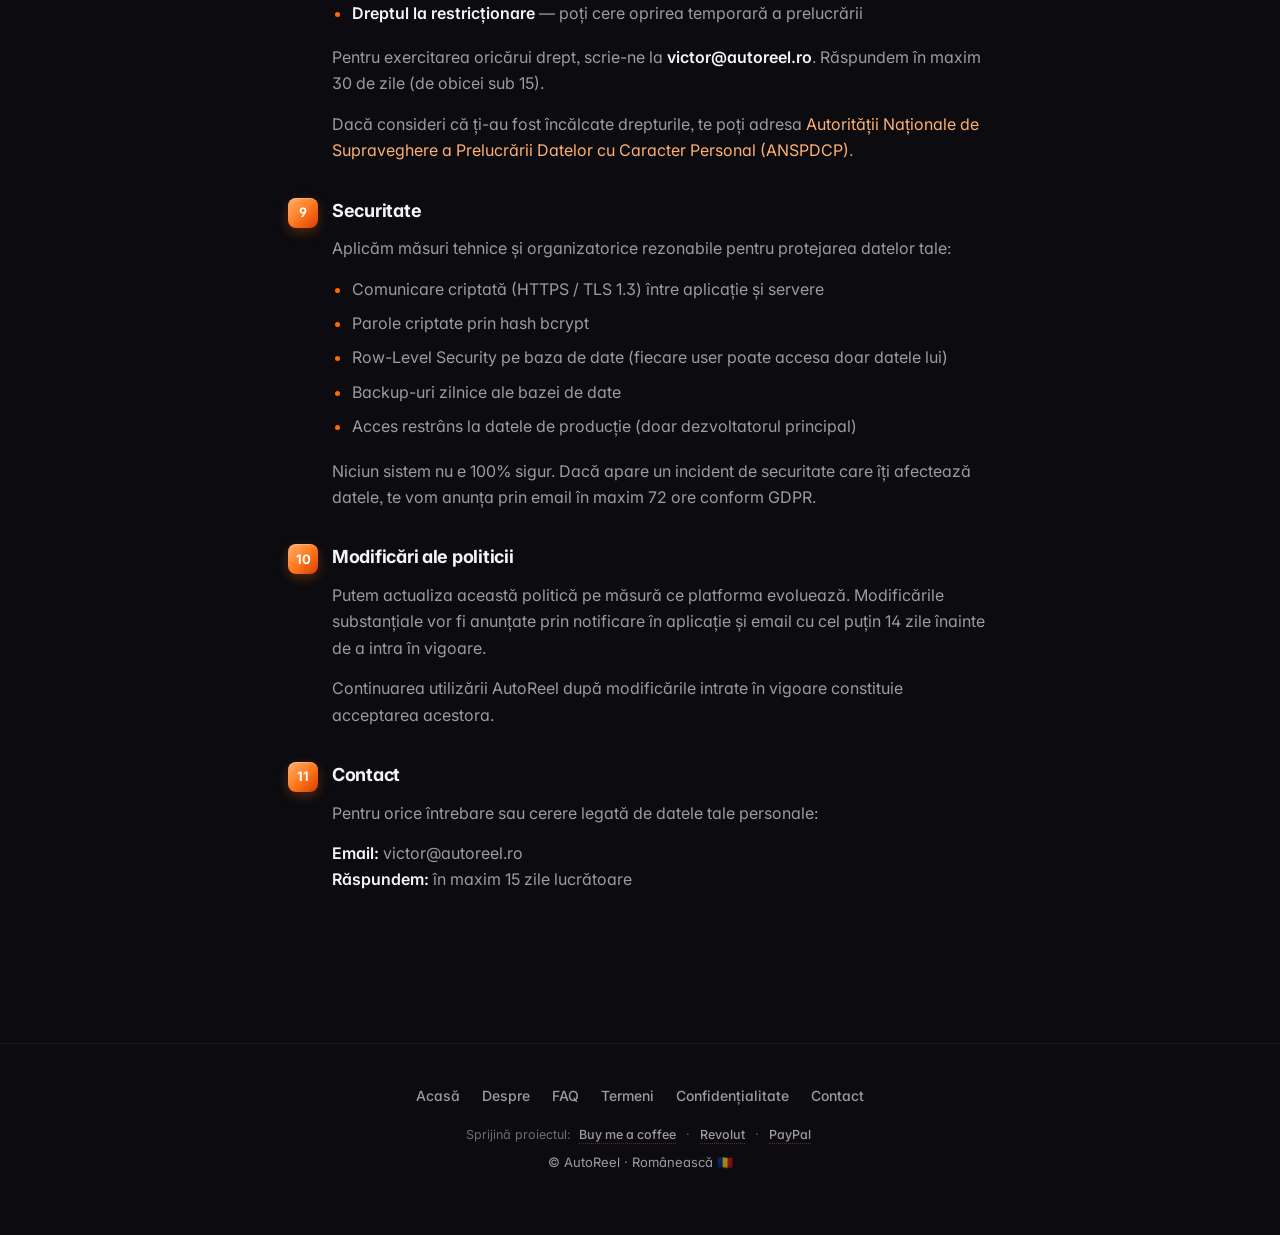
<file: privacy.html>
<!DOCTYPE html>
<html lang="ro">
<head>
  <meta charset="UTF-8">
  <meta name="viewport" content="width=device-width, initial-scale=1">
  <title>Politica de confidențialitate — AutoReel</title>
  <meta name="description" content="Cum colectează, folosește și protejează AutoReel datele tale personale. Conform GDPR (Regulamentul UE 2016/679) și Legii 190/2018.">
  <meta name="theme-color" content="#FF6A00">
  <link rel="icon" type="image/png" href="/favicon.png">
  <link rel="apple-touch-icon" href="/apple-touch-icon.png">
  <link rel="canonical" href="https://autoreel.ro/privacy.html">
  <meta property="og:title" content="Politica de confidențialitate — AutoReel">
  <meta property="og:description" content="Cum colectează, folosește și protejează AutoReel datele tale personale. Conform GDPR (Regulamentul UE 2016/679) și Legii 190/2018.">
  <meta property="og:type" content="website">
  <meta property="og:url" content="https://autoreel.ro/privacy.html">
  <meta property="og:image" content="https://autoreel.ro/og-image.png">
  <meta property="og:image:width" content="1200">
  <meta property="og:image:height" content="630">
  <meta property="og:locale" content="ro_RO">
  <meta property="og:site_name" content="AutoReel">
  <meta name="twitter:card" content="summary_large_image">
  <meta name="twitter:title" content="Politica de confidențialitate — AutoReel">
  <meta name="twitter:description" content="Cum colectează, folosește și protejează AutoReel datele tale personale. Conform GDPR (Regulamentul UE 2016/679) și Legii 190/2018.">
  <meta name="twitter:image" content="https://autoreel.ro/og-image.png">
  <link rel="preconnect" href="https://fonts.googleapis.com">
  <link rel="preconnect" href="https://fonts.gstatic.com" crossorigin>
  <link rel="stylesheet" href="https://fonts.googleapis.com/css2?family=Inter:wght@400;500;600;700;800;900&display=swap">
  <link rel="stylesheet" href="/styles.css">
  <!-- Cloudflare Web Analytics --><script defer src="https://static.cloudflareinsights.com/beacon.min.js" data-cf-beacon='{"token": "ddfbcdf8ed7e42c188fbd9757f796d23"}'></script><!-- End Cloudflare Web Analytics -->
</head>
<body>
  <header class="nav">
    <div class="nav-inner">
      <a href="/" class="nav-brand">
        <svg viewBox="0 0 256 256" xmlns="http://www.w3.org/2000/svg">
          <defs>
            <linearGradient id="navOrange" x1="0" y1="0" x2="256" y2="256" gradientUnits="userSpaceOnUse">
              <stop offset="0" stop-color="#FFB070"/>
              <stop offset="0.5" stop-color="#FF7A1F"/>
              <stop offset="1" stop-color="#D63E00"/>
            </linearGradient>
          </defs>
          <g fill="url(#navOrange)">
            <path fill-rule="evenodd" d="M 43 183 L 105 73 L 119 183 Z M 81 155 L 93 155 L 97 183 L 65 183 Z"/>
            <path fill-rule="evenodd" d="M 156 73 L 200 73 C 220 73 208 132 188 132 L 191 183 L 171 183 L 168 132 L 157 183 L 133 183 Z M 177 89 L 191 89 C 203 89 197 116 185 116 L 171 116 Z"/>
          </g>
        </svg>
        AutoReel
      </a>
      <nav class="nav-links">
        <a href="/about.html">Despre</a>
        <a href="/faq.html">FAQ</a>
        <a href="/terms.html">Termeni</a>
        <a href="/contact.html">Contact</a>
      </nav>
    </div>
  </header>

  <main class="container-narrow">
    <span class="updated">Ultima actualizare: 27 octombrie 2026</span>
    <h1>Politica de confidențialitate</h1>
    <p class="lead">Această politică descrie cum AutoReel colectează, folosește și protejează datele personale ale utilizatorilor săi, conform Regulamentului UE 2016/679 (GDPR) și Legii 190/2018.</p>

    <div class="section">
      <div class="num">1</div>
      <h2>Operatorul de date</h2>
      <p>Operatorul datelor personale colectate prin aplicația și platforma AutoReel este Ene Victor, persoană fizică din Brașov, România, dezvoltatorul AutoReel. Pentru orice întrebare legată de prelucrarea datelor, ne poți contacta la <strong>victor@autoreel.ro</strong>.</p>
    </div>

    <div class="section">
      <div class="num">2</div>
      <h2>Ce date colectăm</h2>
      <p>Colectăm doar datele strict necesare pentru funcționarea platformei:</p>
      <ul>
        <li><strong>Adresă de email și parolă</strong> (criptată) — pentru autentificare</li>
        <li><strong>Nume afișat</strong> — pentru ca alți utilizatori să te recunoască</li>
        <li><strong>Număr de telefon</strong> — pentru ca alți utilizatori să te contacteze pe WhatsApp în legătură cu anunțurile tale</li>
        <li><strong>Conținutul anunțurilor</strong> — poze, descrieri, date despre mașini (marcă, model, preț, kilometri etc.)</li>
        <li><strong>Interacțiuni</strong> — like-uri, salvări, urmăriri, vizualizări ale anunțurilor</li>
        <li><strong>Date tehnice</strong> — adresă IP, model dispozitiv, sistem de operare, versiune aplicație (pentru depanare, prevenirea fraudei și statistici de utilizare)</li>
      </ul>
    </div>

    <div class="section">
      <div class="num">3</div>
      <h2>Cum folosim datele</h2>
      <ul>
        <li>Pentru a-ți permite să publici și să descoperi anunțuri de mașini</li>
        <li>Pentru a facilita contactul între tine și alți utilizatori (prin WhatsApp)</li>
        <li>Pentru a personaliza experiența ta (anunțuri urmărite, mașini salvate)</li>
        <li>Pentru a calcula statistici agregate (numărul de vizualizări per anunț)</li>
        <li>Pentru a preveni abuzul, fraudă și activitate automată</li>
        <li>Pentru a-ți răspunde la sesizări și a îmbunătăți serviciul</li>
      </ul>
      <p>NU folosim datele tale pentru reclame comportamentale, profilare automată sau decizii automatizate care te-ar afecta.</p>
    </div>

    <div class="section">
      <div class="num">4</div>
      <h2>Cu cine partajăm datele</h2>
      <p>Nu vindem date personale către terți. Folosim următorii furnizori tehnici, fiecare cu propriile politici GDPR-conforme:</p>
      <ul>
        <li><strong>Supabase</strong> — bază de date și autentificare (servere în UE)</li>
        <li><strong>WhatsApp (Meta)</strong> — comunicarea între utilizatori se face direct prin WhatsApp; nu intermediem mesajele</li>
        <li><strong>GitHub Pages</strong> (autoreel.ro) și <strong>Cloudflare Pages</strong> (app.autoreel.ro) — găzduirea site-urilor</li>
        <li><strong>Cloudflare Web Analytics</strong> — statistici agregate de vizitare a site-ului, fără cookie-uri și fără profilarea vizitatorilor</li>
        <li><strong>Google Firebase Cloud Messaging</strong> — livrarea notificărilor push pe telefon</li>
        <li><strong>Sentry</strong> — raportarea erorilor tehnice din aplicație (servere în UE), ca să le putem repara</li>
        <li><strong>Resend</strong> — trimiterea emailurilor automate ale platformei (notificări și rapoarte pe email)</li>
        <li><strong>TikTok</strong> — măsurarea reclamelor noastre de pe TikTok, <em>numai cu acordul tău</em>, dat în aplicația de telefon. Trimitem că ai instalat și deschis aplicația, că ți-ai făcut cont și că ai contactat un vânzător, împreună cu date despre telefon (inclusiv identificatorul de reclame, dacă sistemul îl dă). Nu trimitem numele, telefonul, emailul sau anunțurile tale. Poți retrage acordul oricând din Setări → Măsurarea reclamelor.</li>
        <li><strong>jsDelivr</strong> și <strong>wsrv.nl</strong> — livrarea unor librării pentru site și afișarea pozelor importate de pe site-urile parcurilor auto</li>
      </ul>
      <p>În cazuri excepționale, putem partaja date cu autorități competente la cerere oficială scrisă (DIICOT, Poliție, Parchet, ANSPDCP).</p>
    </div>

    <div class="section">
      <div class="num">5</div>
      <h2>Vizibilitatea datelor tale</h2>
      <p>Anumite date sunt vizibile pentru alți utilizatori atunci când publici anunțuri:</p>
      <ul>
        <li><strong>Numele afișat și avatarul</strong> — vizibile public pe anunțurile tale</li>
        <li><strong>Numărul de telefon</strong> — devine vizibil când cineva apasă „Discută" pe un anunț al tău (deschide WhatsApp)</li>
        <li><strong>Orașul și județul</strong> — afișate ca locație a anunțului</li>
      </ul>
      <p>Adresa de email NU e vizibilă pentru alți utilizatori. Parola e stocată criptată și nu poate fi citită nici de noi.</p>
    </div>

    <div class="section">
      <div class="num">6</div>
      <h2>Cookie-uri și tracking</h2>
      <p>Site-ul autoreel.ro nu setează cookie-uri. Aplicația web app.autoreel.ro folosește doar stocarea locală a browserului, strict pentru funcționare (sesiunea de autentificare și preferințe precum tema). Nu folosim cookie-uri de tracking publicitar și nu integrăm pixeli Facebook/Google.</p>
      <p>Pe aplicația mobilă nu folosim cookie-uri (nu există în context nativ), doar stocare locală pentru cache și preferințe.</p>
    </div>

    <div class="section">
      <div class="num">7</div>
      <h2>Durata stocării</h2>
      <p>Păstrăm datele tale atât timp cât contul tău e activ. La ștergerea contului:</p>
      <ul>
        <li>Datele de profil (nume, telefon, email) — șterse imediat</li>
        <li>Anunțurile publicate — șterse cu pozele asociate</li>
        <li>Interacțiunile (like-uri, salvări) — șterse</li>
        <li>Statistici agregate anonimizate — pot rămâne pentru analize, fără să te poată identifica</li>
      </ul>
      <p>Datele de istoric tehnic (loguri) sunt păstrate maxim 90 de zile, apoi șterse automat.</p>
    </div>

    <div class="section">
      <div class="num">8</div>
      <h2>Drepturile tale (GDPR)</h2>
      <p>Ai următoarele drepturi în legătură cu datele tale:</p>
      <ul>
        <li><strong>Dreptul de acces</strong> — poți cere o copie a tuturor datelor pe care le avem despre tine</li>
        <li><strong>Dreptul la rectificare</strong> — poți corecta date inexacte direct din „Editează profil" sau prin email</li>
        <li><strong>Dreptul la ștergere</strong> — poți cere ștergerea contului (din Setări → „Cere ștergerea contului")</li>
        <li><strong>Dreptul la portabilitate</strong> — poți cere export al datelor într-un format structurat</li>
        <li><strong>Dreptul de opoziție</strong> — te poți opune prelucrării pentru anumite scopuri</li>
        <li><strong>Dreptul la restricționare</strong> — poți cere oprirea temporară a prelucrării</li>
      </ul>
      <p>Pentru exercitarea oricărui drept, scrie-ne la <strong>victor@autoreel.ro</strong>. Răspundem în maxim 30 de zile (de obicei sub 15).</p>
      <p>Dacă consideri că ți-au fost încălcate drepturile, te poți adresa <a href="https://www.dataprotection.ro/" target="_blank" rel="noopener">Autorității Naționale de Supraveghere a Prelucrării Datelor cu Caracter Personal (ANSPDCP)</a>.</p>
    </div>

    <div class="section">
      <div class="num">9</div>
      <h2>Securitate</h2>
      <p>Aplicăm măsuri tehnice și organizatorice rezonabile pentru protejarea datelor tale:</p>
      <ul>
        <li>Comunicare criptată (HTTPS / TLS 1.3) între aplicație și servere</li>
        <li>Parole criptate prin hash bcrypt</li>
        <li>Row-Level Security pe baza de date (fiecare user poate accesa doar datele lui)</li>
        <li>Backup-uri zilnice ale bazei de date</li>
        <li>Acces restrâns la datele de producție (doar dezvoltatorul principal)</li>
      </ul>
      <p>Niciun sistem nu e 100% sigur. Dacă apare un incident de securitate care îți afectează datele, te vom anunța prin email în maxim 72 ore conform GDPR.</p>
    </div>

    <div class="section">
      <div class="num">10</div>
      <h2>Modificări ale politicii</h2>
      <p>Putem actualiza această politică pe măsură ce platforma evoluează. Modificările substanțiale vor fi anunțate prin notificare în aplicație și email cu cel puțin 14 zile înainte de a intra în vigoare.</p>
      <p>Continuarea utilizării AutoReel după modificările intrate în vigoare constituie acceptarea acestora.</p>
    </div>

    <div class="section">
      <div class="num">11</div>
      <h2>Contact</h2>
      <p>Pentru orice întrebare sau cerere legată de datele tale personale:</p>
      <p><strong>Email:</strong> victor@autoreel.ro<br>
      <strong>Răspundem:</strong> în maxim 15 zile lucrătoare</p>
    </div>
  </main>

  <footer class="footer">
    <div class="footer-links">
      <a href="/">Acasă</a>
      <a href="/about.html">Despre</a>
      <a href="/faq.html">FAQ</a>
      <a href="/terms.html">Termeni</a>
      <a href="/privacy.html">Confidențialitate</a>
      <a href="/contact.html">Contact</a>
    </div>
    <p class="footer-support">
      Sprijină proiectul:
      <a href="https://buymeacoffee.com/evictor" target="_blank" rel="noopener">Buy me a coffee</a>
      <span class="sep">·</span>
      <a href="https://revolut.me/victorl10" target="_blank" rel="noopener">Revolut</a>
      <span class="sep">·</span>
      <a href="https://paypal.me/EneVictor" target="_blank" rel="noopener">PayPal</a>
    </p>
    <p>© AutoReel · Românească 🇷🇴</p>
  </footer>
</body>
</html>
</file>
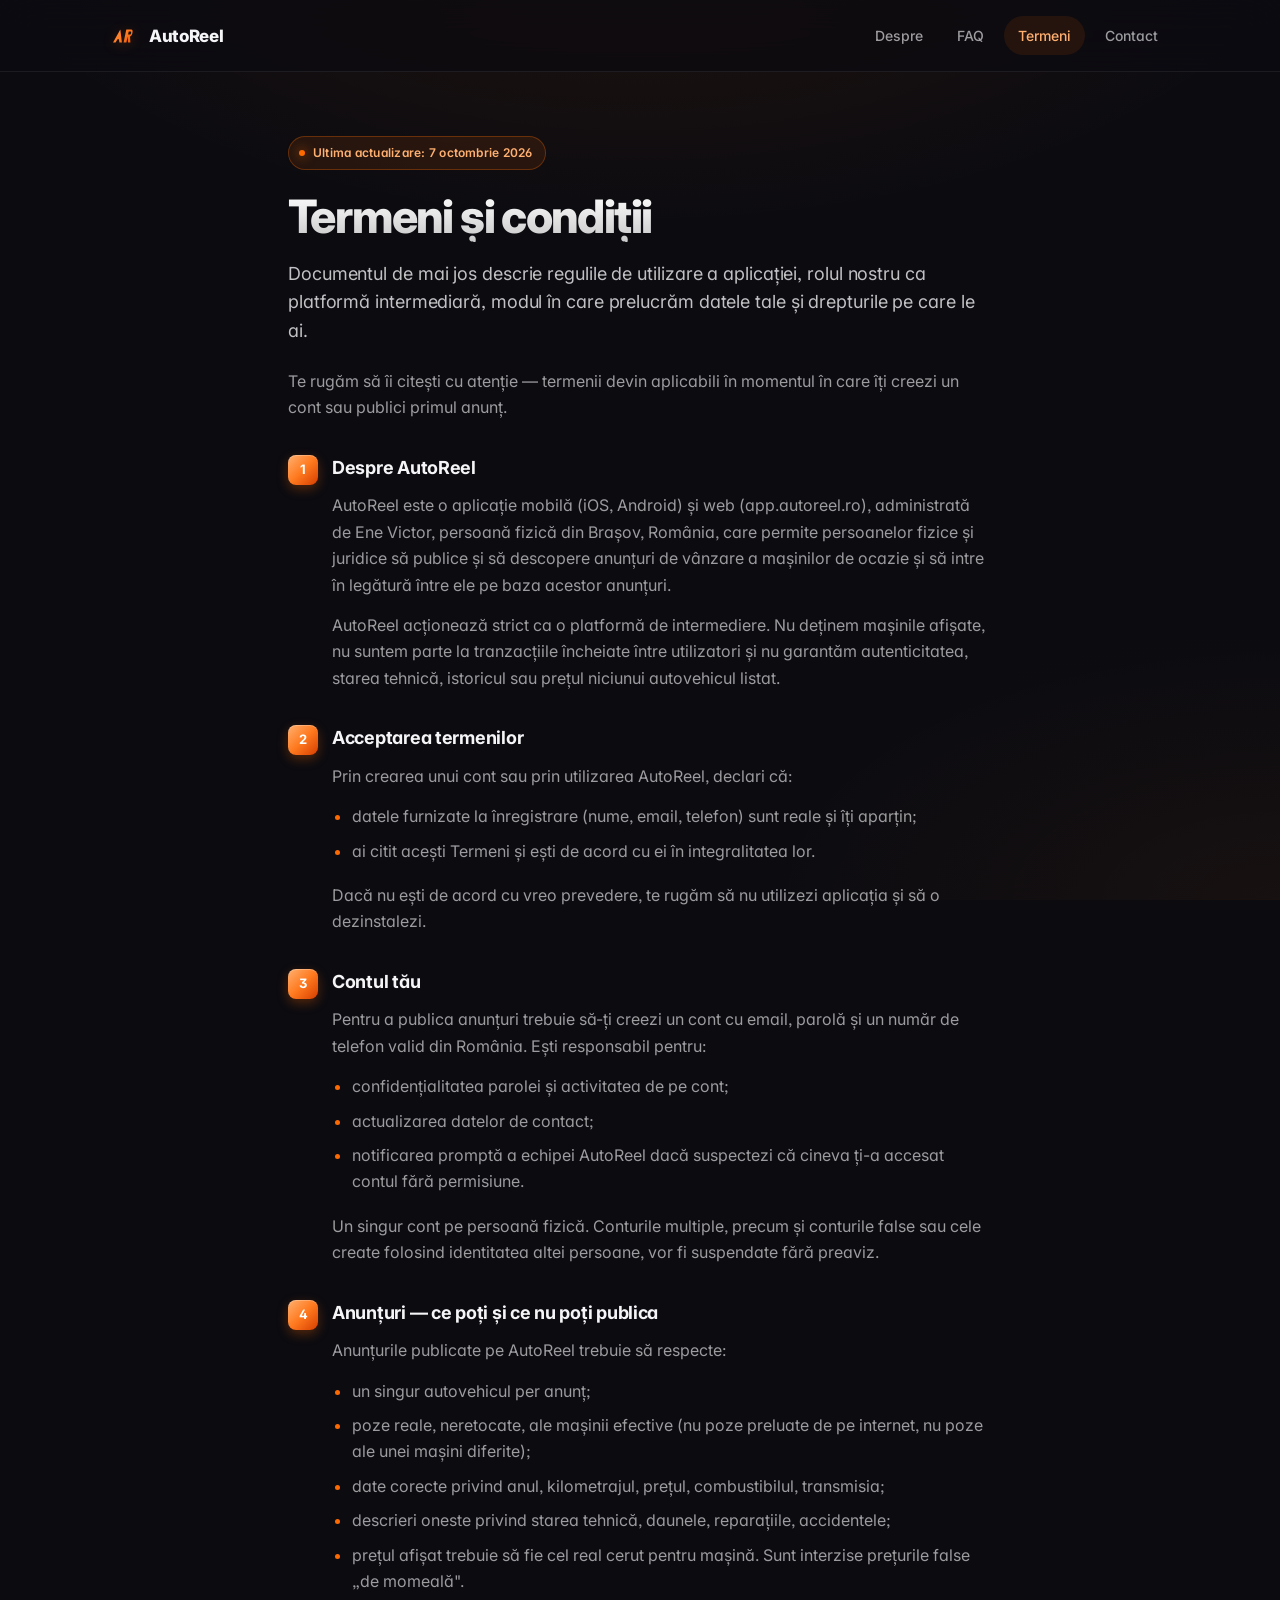
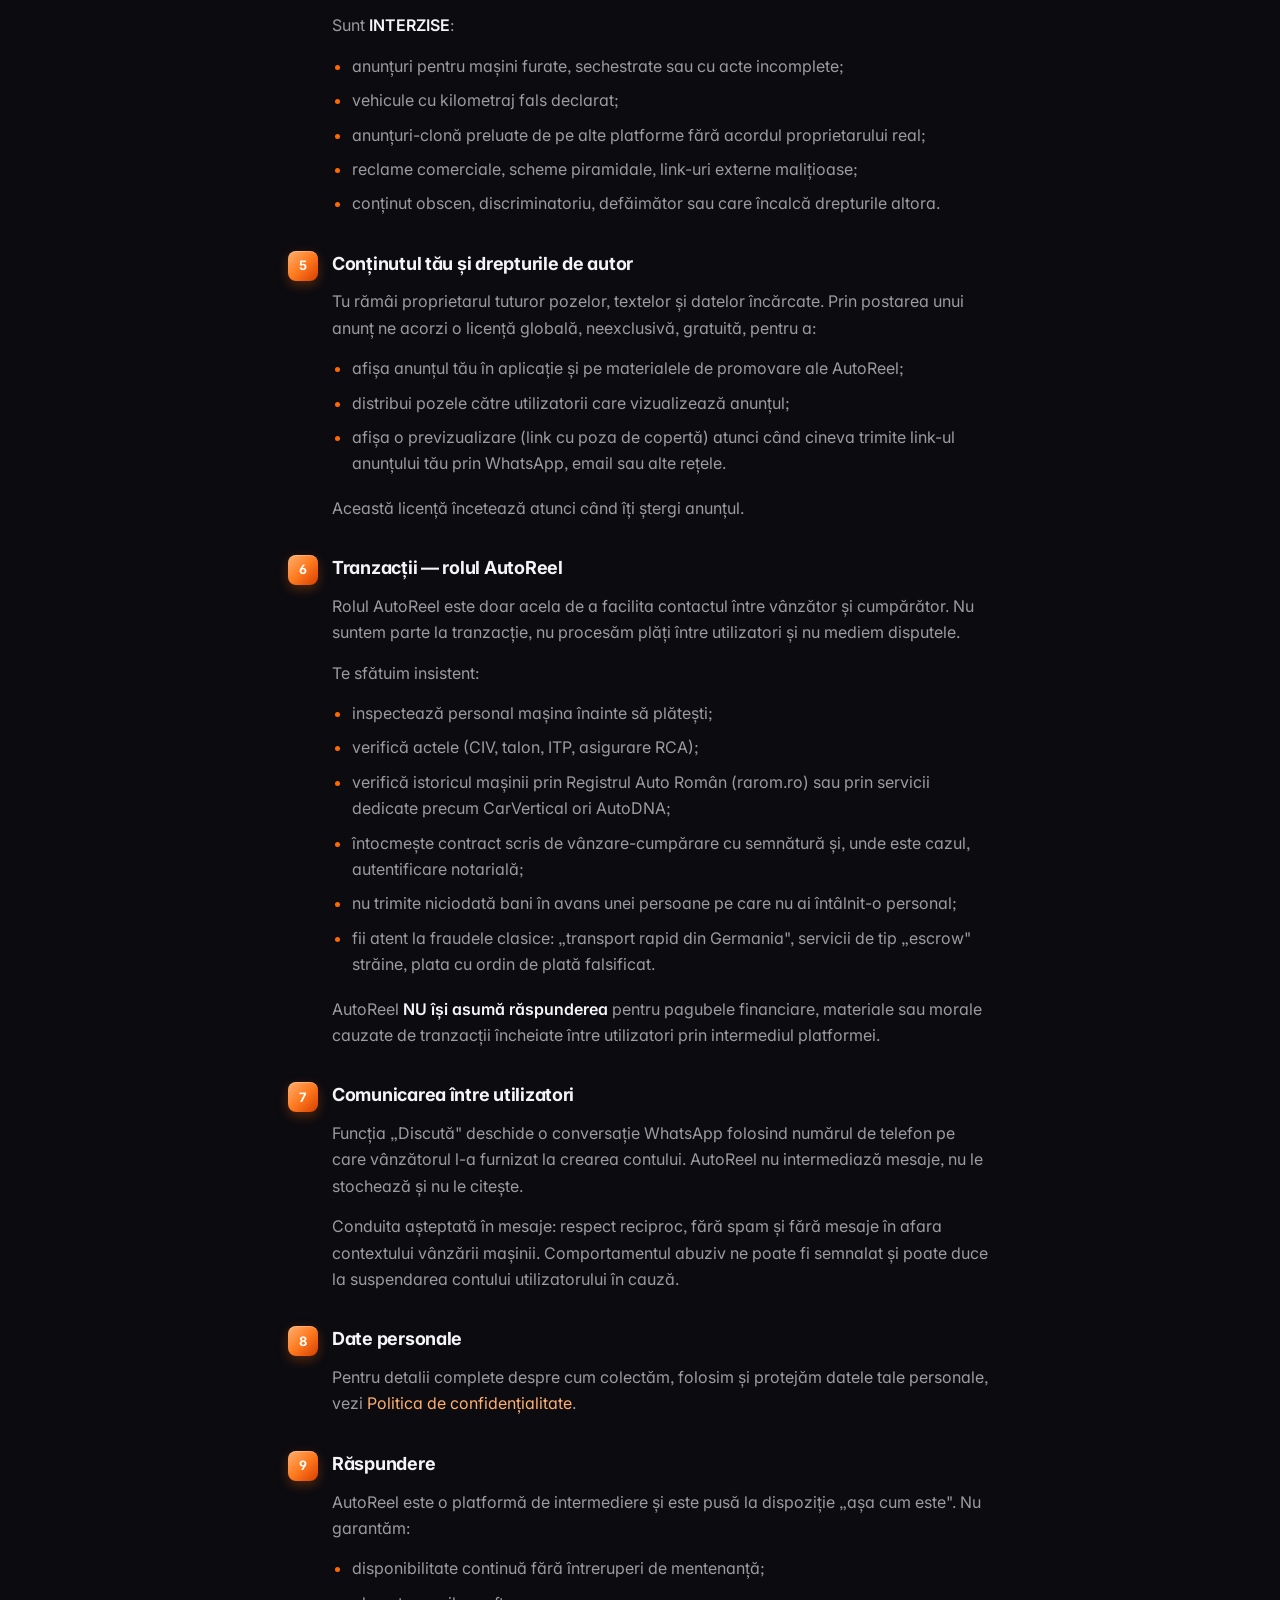
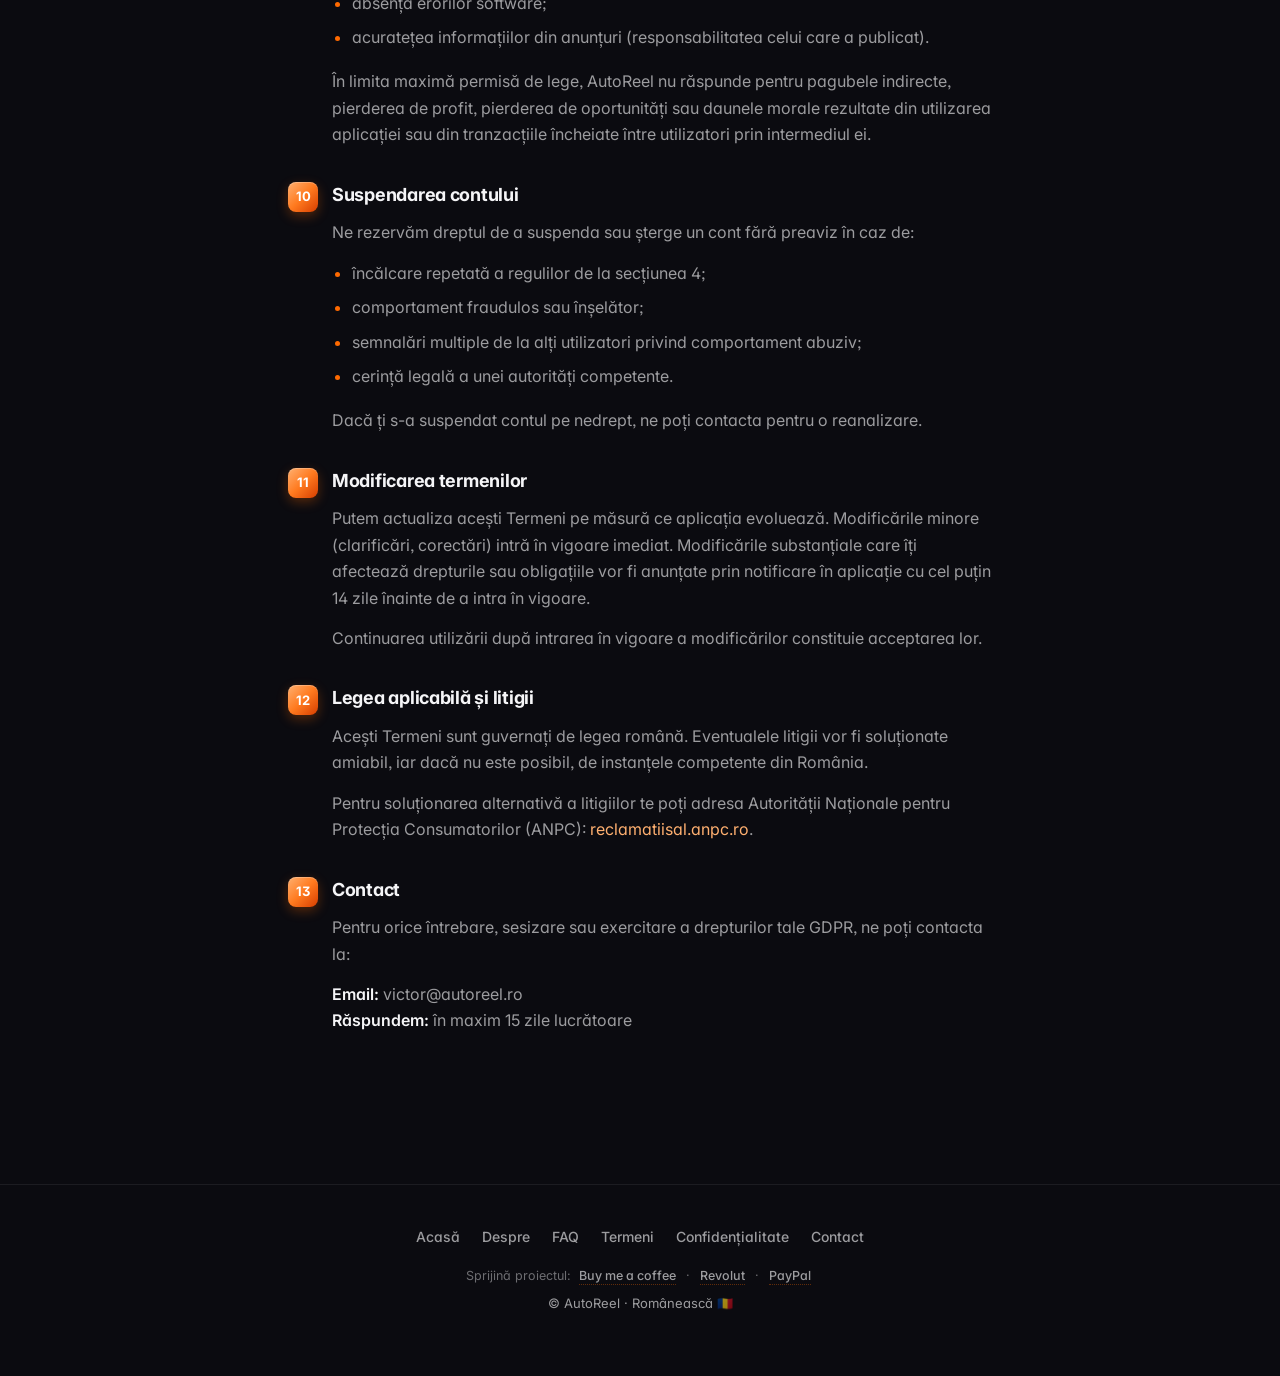
<file: terms.html>
<!DOCTYPE html>
<html lang="ro">
<head>
  <meta charset="UTF-8">
  <meta name="viewport" content="width=device-width, initial-scale=1">
  <title>Termeni și condiții — AutoReel</title>
  <meta name="description" content="Termeni și condiții de utilizare a platformei AutoReel — marketplace mobil de mașini second-hand din România.">
  <meta name="theme-color" content="#FF6A00">
  <link rel="icon" type="image/png" href="/favicon.png">
  <link rel="apple-touch-icon" href="/apple-touch-icon.png">
  <link rel="canonical" href="https://autoreel.ro/terms.html">
  <meta property="og:title" content="Termeni și condiții — AutoReel">
  <meta property="og:description" content="Termeni și condiții de utilizare a platformei AutoReel — marketplace mobil de mașini second-hand din România.">
  <meta property="og:type" content="website">
  <meta property="og:url" content="https://autoreel.ro/terms.html">
  <meta property="og:image" content="https://autoreel.ro/og-image.png">
  <meta property="og:image:width" content="1200">
  <meta property="og:image:height" content="630">
  <meta property="og:locale" content="ro_RO">
  <meta property="og:site_name" content="AutoReel">
  <meta name="twitter:card" content="summary_large_image">
  <meta name="twitter:title" content="Termeni și condiții — AutoReel">
  <meta name="twitter:description" content="Termeni și condiții de utilizare a platformei AutoReel — marketplace mobil de mașini second-hand din România.">
  <meta name="twitter:image" content="https://autoreel.ro/og-image.png">
  <link rel="preconnect" href="https://fonts.googleapis.com">
  <link rel="preconnect" href="https://fonts.gstatic.com" crossorigin>
  <link rel="stylesheet" href="https://fonts.googleapis.com/css2?family=Inter:wght@400;500;600;700;800;900&display=swap">
  <link rel="stylesheet" href="/styles.css">
  <!-- Cloudflare Web Analytics --><script defer src="https://static.cloudflareinsights.com/beacon.min.js" data-cf-beacon='{"token": "ddfbcdf8ed7e42c188fbd9757f796d23"}'></script><!-- End Cloudflare Web Analytics -->
</head>
<body>
  <header class="nav">
    <div class="nav-inner">
      <a href="/" class="nav-brand">
        <svg viewBox="0 0 256 256" xmlns="http://www.w3.org/2000/svg">
          <defs>
            <linearGradient id="navOrange" x1="0" y1="0" x2="256" y2="256" gradientUnits="userSpaceOnUse">
              <stop offset="0" stop-color="#FFB070"/>
              <stop offset="0.5" stop-color="#FF7A1F"/>
              <stop offset="1" stop-color="#D63E00"/>
            </linearGradient>
          </defs>
          <g fill="url(#navOrange)">
            <path fill-rule="evenodd" d="M 43 183 L 105 73 L 119 183 Z M 81 155 L 93 155 L 97 183 L 65 183 Z"/>
            <path fill-rule="evenodd" d="M 156 73 L 200 73 C 220 73 208 132 188 132 L 191 183 L 171 183 L 168 132 L 157 183 L 133 183 Z M 177 89 L 191 89 C 203 89 197 116 185 116 L 171 116 Z"/>
          </g>
        </svg>
        AutoReel
      </a>
      <nav class="nav-links">
        <a href="/about.html">Despre</a>
        <a href="/faq.html">FAQ</a>
        <a href="/terms.html" class="active">Termeni</a>
        <a href="/contact.html">Contact</a>
      </nav>
    </div>
  </header>

  <main class="container-narrow">
    <span class="updated">Ultima actualizare: 7 octombrie 2026</span>
    <h1>Termeni și condiții</h1>
    <p class="lead">Documentul de mai jos descrie regulile de utilizare a aplicației, rolul nostru ca platformă intermediară, modul în care prelucrăm datele tale și drepturile pe care le ai.</p>
    <p>Te rugăm să îi citești cu atenție — termenii devin aplicabili în momentul în care îți creezi un cont sau publici primul anunț.</p>

    <div class="section">
      <div class="num">1</div>
      <h2>Despre AutoReel</h2>
      <p>AutoReel este o aplicație mobilă (iOS, Android) și web (app.autoreel.ro), administrată de Ene Victor, persoană fizică din Brașov, România, care permite persoanelor fizice și juridice să publice și să descopere anunțuri de vânzare a mașinilor de ocazie și să intre în legătură între ele pe baza acestor anunțuri.</p>
      <p>AutoReel acționează strict ca o platformă de intermediere. Nu deținem mașinile afișate, nu suntem parte la tranzacțiile încheiate între utilizatori și nu garantăm autenticitatea, starea tehnică, istoricul sau prețul niciunui autovehicul listat.</p>
    </div>

    <div class="section">
      <div class="num">2</div>
      <h2>Acceptarea termenilor</h2>
      <p>Prin crearea unui cont sau prin utilizarea AutoReel, declari că:</p>
      <ul>
        <li>datele furnizate la înregistrare (nume, email, telefon) sunt reale și îți aparțin;</li>
        <li>ai citit acești Termeni și ești de acord cu ei în integralitatea lor.</li>
      </ul>
      <p>Dacă nu ești de acord cu vreo prevedere, te rugăm să nu utilizezi aplicația și să o dezinstalezi.</p>
    </div>

    <div class="section">
      <div class="num">3</div>
      <h2>Contul tău</h2>
      <p>Pentru a publica anunțuri trebuie să-ți creezi un cont cu email, parolă și un număr de telefon valid din România. Ești responsabil pentru:</p>
      <ul>
        <li>confidențialitatea parolei și activitatea de pe cont;</li>
        <li>actualizarea datelor de contact;</li>
        <li>notificarea promptă a echipei AutoReel dacă suspectezi că cineva ți-a accesat contul fără permisiune.</li>
      </ul>
      <p>Un singur cont pe persoană fizică. Conturile multiple, precum și conturile false sau cele create folosind identitatea altei persoane, vor fi suspendate fără preaviz.</p>
    </div>

    <div class="section">
      <div class="num">4</div>
      <h2>Anunțuri — ce poți și ce nu poți publica</h2>
      <p>Anunțurile publicate pe AutoReel trebuie să respecte:</p>
      <ul>
        <li>un singur autovehicul per anunț;</li>
        <li>poze reale, neretocate, ale mașinii efective (nu poze preluate de pe internet, nu poze ale unei mașini diferite);</li>
        <li>date corecte privind anul, kilometrajul, prețul, combustibilul, transmisia;</li>
        <li>descrieri oneste privind starea tehnică, daunele, reparațiile, accidentele;</li>
        <li>prețul afișat trebuie să fie cel real cerut pentru mașină. Sunt interzise prețurile false „de momeală".</li>
      </ul>
      <p>Sunt <strong>INTERZISE</strong>:</p>
      <ul>
        <li>anunțuri pentru mașini furate, sechestrate sau cu acte incomplete;</li>
        <li>vehicule cu kilometraj fals declarat;</li>
        <li>anunțuri-clonă preluate de pe alte platforme fără acordul proprietarului real;</li>
        <li>reclame comerciale, scheme piramidale, link-uri externe malițioase;</li>
        <li>conținut obscen, discriminatoriu, defăimător sau care încalcă drepturile altora.</li>
      </ul>
    </div>

    <div class="section">
      <div class="num">5</div>
      <h2>Conținutul tău și drepturile de autor</h2>
      <p>Tu rămâi proprietarul tuturor pozelor, textelor și datelor încărcate. Prin postarea unui anunț ne acorzi o licență globală, neexclusivă, gratuită, pentru a:</p>
      <ul>
        <li>afișa anunțul tău în aplicație și pe materialele de promovare ale AutoReel;</li>
        <li>distribui pozele către utilizatorii care vizualizează anunțul;</li>
        <li>afișa o previzualizare (link cu poza de copertă) atunci când cineva trimite link-ul anunțului tău prin WhatsApp, email sau alte rețele.</li>
      </ul>
      <p>Această licență încetează atunci când îți ștergi anunțul.</p>
    </div>

    <div class="section">
      <div class="num">6</div>
      <h2>Tranzacții — rolul AutoReel</h2>
      <p>Rolul AutoReel este doar acela de a facilita contactul între vânzător și cumpărător. Nu suntem parte la tranzacție, nu procesăm plăți între utilizatori și nu mediem disputele.</p>
      <p>Te sfătuim insistent:</p>
      <ul>
        <li>inspectează personal mașina înainte să plătești;</li>
        <li>verifică actele (CIV, talon, ITP, asigurare RCA);</li>
        <li>verifică istoricul mașinii prin Registrul Auto Român (rarom.ro) sau prin servicii dedicate precum CarVertical ori AutoDNA;</li>
        <li>întocmește contract scris de vânzare-cumpărare cu semnătură și, unde este cazul, autentificare notarială;</li>
        <li>nu trimite niciodată bani în avans unei persoane pe care nu ai întâlnit-o personal;</li>
        <li>fii atent la fraudele clasice: „transport rapid din Germania", servicii de tip „escrow" străine, plata cu ordin de plată falsificat.</li>
      </ul>
      <p>AutoReel <strong>NU își asumă răspunderea</strong> pentru pagubele financiare, materiale sau morale cauzate de tranzacții încheiate între utilizatori prin intermediul platformei.</p>
    </div>

    <div class="section">
      <div class="num">7</div>
      <h2>Comunicarea între utilizatori</h2>
      <p>Funcția „Discută" deschide o conversație WhatsApp folosind numărul de telefon pe care vânzătorul l-a furnizat la crearea contului. AutoReel nu intermediază mesaje, nu le stochează și nu le citește.</p>
      <p>Conduita așteptată în mesaje: respect reciproc, fără spam și fără mesaje în afara contextului vânzării mașinii. Comportamentul abuziv ne poate fi semnalat și poate duce la suspendarea contului utilizatorului în cauză.</p>
    </div>

    <div class="section">
      <div class="num">8</div>
      <h2>Date personale</h2>
      <p>Pentru detalii complete despre cum colectăm, folosim și protejăm datele tale personale, vezi <a href="/privacy.html">Politica de confidențialitate</a>.</p>
    </div>

    <div class="section">
      <div class="num">9</div>
      <h2>Răspundere</h2>
      <p>AutoReel este o platformă de intermediere și este pusă la dispoziție „așa cum este". Nu garantăm:</p>
      <ul>
        <li>disponibilitate continuă fără întreruperi de mentenanță;</li>
        <li>absența erorilor software;</li>
        <li>acuratețea informațiilor din anunțuri (responsabilitatea celui care a publicat).</li>
      </ul>
      <p>În limita maximă permisă de lege, AutoReel nu răspunde pentru pagubele indirecte, pierderea de profit, pierderea de oportunități sau daunele morale rezultate din utilizarea aplicației sau din tranzacțiile încheiate între utilizatori prin intermediul ei.</p>
    </div>

    <div class="section">
      <div class="num">10</div>
      <h2>Suspendarea contului</h2>
      <p>Ne rezervăm dreptul de a suspenda sau șterge un cont fără preaviz în caz de:</p>
      <ul>
        <li>încălcare repetată a regulilor de la secțiunea 4;</li>
        <li>comportament fraudulos sau înșelător;</li>
        <li>semnalări multiple de la alți utilizatori privind comportament abuziv;</li>
        <li>cerință legală a unei autorități competente.</li>
      </ul>
      <p>Dacă ți s-a suspendat contul pe nedrept, ne poți contacta pentru o reanalizare.</p>
    </div>

    <div class="section">
      <div class="num">11</div>
      <h2>Modificarea termenilor</h2>
      <p>Putem actualiza acești Termeni pe măsură ce aplicația evoluează. Modificările minore (clarificări, corectări) intră în vigoare imediat. Modificările substanțiale care îți afectează drepturile sau obligațiile vor fi anunțate prin notificare în aplicație cu cel puțin 14 zile înainte de a intra în vigoare.</p>
      <p>Continuarea utilizării după intrarea în vigoare a modificărilor constituie acceptarea lor.</p>
    </div>

    <div class="section">
      <div class="num">12</div>
      <h2>Legea aplicabilă și litigii</h2>
      <p>Acești Termeni sunt guvernați de legea română. Eventualele litigii vor fi soluționate amiabil, iar dacă nu este posibil, de instanțele competente din România.</p>
      <p>Pentru soluționarea alternativă a litigiilor te poți adresa Autorității Naționale pentru Protecția Consumatorilor (ANPC): <a href="https://reclamatiisal.anpc.ro/" target="_blank" rel="noopener">reclamatiisal.anpc.ro</a>.</p>
    </div>

    <div class="section">
      <div class="num">13</div>
      <h2>Contact</h2>
      <p>Pentru orice întrebare, sesizare sau exercitare a drepturilor tale GDPR, ne poți contacta la:</p>
      <p><strong>Email:</strong> victor@autoreel.ro<br>
      <strong>Răspundem:</strong> în maxim 15 zile lucrătoare</p>
    </div>
  </main>

  <footer class="footer">
    <div class="footer-links">
      <a href="/">Acasă</a>
      <a href="/about.html">Despre</a>
      <a href="/faq.html">FAQ</a>
      <a href="/terms.html">Termeni</a>
      <a href="/privacy.html">Confidențialitate</a>
      <a href="/contact.html">Contact</a>
    </div>
    <p class="footer-support">
      Sprijină proiectul:
      <a href="https://buymeacoffee.com/evictor" target="_blank" rel="noopener">Buy me a coffee</a>
      <span class="sep">·</span>
      <a href="https://revolut.me/victorl10" target="_blank" rel="noopener">Revolut</a>
      <span class="sep">·</span>
      <a href="https://paypal.me/EneVictor" target="_blank" rel="noopener">PayPal</a>
    </p>
    <p>© AutoReel · Românească 🇷🇴</p>
  </footer>
</body>
</html>
</file>
<file: styles.css>
/* AutoReel — landing & info pages
   Polished shared stylesheet. Dark theme + orange brand, responsive,
   typographic rhythm centered on a consistent spacing scale. */

/* Fontul Inter se încarcă din <head>-ul fiecărei pagini (preconnect + <link>),
   nu de aici: un @import ar întârzia primul afișaj. O pagină nouă trebuie să
   aibă aceleași trei rânduri în <head>. */

:root {
  --bg: #0B0B10;
  --bg-elev: #14141C;
  --bg-elev-2: #1B1B26;
  --text: #F5F5F7;
  --text-muted: rgba(245, 245, 247, 0.62);
  --text-dim: rgba(245, 245, 247, 0.42);
  --border: rgba(255, 255, 255, 0.07);
  --border-strong: rgba(255, 255, 255, 0.12);
  --brand: #FF6A00;
  --brand-light: #FFB070;
  --brand-mid: #FF7A1F;
  --brand-deep: #D63E00;
  --brand-glow: rgba(255, 106, 0, 0.25);
  --success: #34D399;
  --error: #F87171;

  --radius-sm: 10px;
  --radius: 14px;
  --radius-lg: 20px;
  --radius-xl: 28px;

  --shadow-sm: 0 1px 2px rgba(0,0,0,0.4);
  --shadow-md: 0 8px 24px rgba(0,0,0,0.4);
  --shadow-lg: 0 24px 60px rgba(0,0,0,0.55);
  --shadow-brand: 0 12px 32px rgba(255, 106, 0, 0.35);

  --container: 1120px;
  --container-narrow: 760px;

  --ease: cubic-bezier(0.4, 0, 0.2, 1);
  --ease-out: cubic-bezier(0.16, 1, 0.3, 1);
}

* { box-sizing: border-box; margin: 0; padding: 0; }

html {
  scroll-behavior: smooth;
  -webkit-text-size-adjust: 100%;
}

body {
  font-family: 'Inter', -apple-system, BlinkMacSystemFont, 'Segoe UI', Roboto, Helvetica, Arial, sans-serif;
  background: var(--bg);
  color: var(--text);
  min-height: 100vh;
  line-height: 1.65;
  font-feature-settings: 'cv11', 'ss01', 'ss03';
  -webkit-font-smoothing: antialiased;
  -moz-osx-font-smoothing: grayscale;
  font-synthesis: none;
  background-image:
    radial-gradient(1200px 600px at 50% -120px, rgba(255, 106, 0, 0.10), transparent 60%),
    radial-gradient(800px 400px at 100% 100%, rgba(255, 122, 31, 0.05), transparent 70%);
  background-attachment: fixed;
}

a {
  color: var(--brand-light);
  text-decoration: none;
  transition: color 0.18s var(--ease);
}

a:hover {
  color: #FFD0A0;
}

::selection {
  background: rgba(255, 106, 0, 0.4);
  color: #fff;
}

/* ============================================================
   NAV
   ============================================================ */
.nav {
  position: sticky;
  top: 0;
  z-index: 100;
  background: rgba(11, 11, 16, 0.75);
  backdrop-filter: saturate(180%) blur(20px);
  -webkit-backdrop-filter: saturate(180%) blur(20px);
  border-bottom: 1px solid var(--border);
}

.nav-inner {
  max-width: var(--container);
  margin: 0 auto;
  display: flex;
  align-items: center;
  justify-content: space-between;
  padding: 16px 28px;
}

.nav-brand {
  display: inline-flex;
  align-items: center;
  gap: 11px;
  font-weight: 800;
  font-size: 17px;
  letter-spacing: -0.02em;
  color: var(--text);
}

.nav-brand:hover { color: var(--text); }

.nav-brand svg {
  width: 30px;
  height: 30px;
  filter: drop-shadow(0 2px 6px rgba(255, 106, 0, 0.25));
}

.nav-links {
  display: flex;
  gap: 6px;
  align-items: center;
}

.nav-links a {
  font-size: 14px;
  font-weight: 500;
  color: var(--text-muted);
  padding: 8px 14px;
  border-radius: 999px;
  transition: color 0.18s var(--ease), background 0.18s var(--ease);
}

.nav-links a:hover {
  color: var(--text);
  background: rgba(255, 255, 255, 0.05);
}

.nav-links a.active {
  color: var(--brand-light);
  background: rgba(255, 106, 0, 0.10);
}

@media (max-width: 640px) {
  .nav-inner { padding: 14px 18px; }
  .nav-links { gap: 2px; }
  .nav-links a { font-size: 13px; padding: 7px 10px; }
  .nav-brand { font-size: 15px; }
  .nav-brand svg { width: 26px; height: 26px; }
}

/* ============================================================
   CONTAINERS
   ============================================================ */
.container {
  max-width: var(--container);
  margin: 0 auto;
  padding: 72px 28px 96px;
}

.container-narrow {
  max-width: var(--container-narrow);
  margin: 0 auto;
  padding: 64px 28px 96px;
}

@media (max-width: 640px) {
  .container, .container-narrow { padding: 48px 20px 72px; }
}

/* ============================================================
   TYPOGRAPHY
   ============================================================ */
h1 {
  font-size: clamp(34px, 5vw, 46px);
  font-weight: 800;
  letter-spacing: -0.035em;
  line-height: 1.08;
  margin-bottom: 18px;
  background: linear-gradient(180deg, #fff 0%, rgba(255,255,255,0.78) 100%);
  -webkit-background-clip: text;
  background-clip: text;
  -webkit-text-fill-color: transparent;
}

h2 {
  font-size: 24px;
  font-weight: 700;
  letter-spacing: -0.02em;
  margin-top: 44px;
  margin-bottom: 14px;
  color: var(--text);
}

h3 {
  font-size: 17px;
  font-weight: 700;
  letter-spacing: -0.01em;
  margin-top: 26px;
  margin-bottom: 8px;
  color: var(--text);
}

p {
  margin-bottom: 14px;
  color: var(--text-muted);
}

ul, ol {
  margin-bottom: 18px;
  padding-left: 20px;
  color: var(--text-muted);
}

li {
  margin-bottom: 8px;
}

li::marker { color: var(--brand); }

strong {
  color: var(--text);
  font-weight: 600;
}

hr {
  border: none;
  border-top: 1px solid var(--border);
  margin: 40px 0;
}

.lead {
  font-size: 18px;
  line-height: 1.6;
  color: rgba(245, 245, 247, 0.78);
  margin-bottom: 22px;
  letter-spacing: -0.005em;
}

/* Updated badge / pill */
.updated {
  display: inline-flex;
  align-items: center;
  gap: 8px;
  padding: 6px 12px 6px 10px;
  border-radius: 999px;
  background: rgba(255, 106, 0, 0.10);
  border: 1px solid rgba(255, 106, 0, 0.30);
  color: var(--brand-light);
  font-size: 12px;
  font-weight: 600;
  letter-spacing: 0.02em;
  margin-bottom: 22px;
}

.updated::before {
  content: '';
  width: 6px; height: 6px; border-radius: 50%;
  background: var(--brand);
  box-shadow: 0 0 12px var(--brand);
  flex-shrink: 0;
}

/* ============================================================
   HERO
   ============================================================ */
.hero {
  min-height: 100vh;
  display: flex;
  align-items: center;
  justify-content: center;
  padding: 80px 24px 60px;
  position: relative;
  overflow: hidden;
}

.hero::before {
  content: '';
  position: absolute;
  inset: 0;
  background-image:
    radial-gradient(circle at 18% 28%, rgba(255, 106, 0, 0.22) 0%, transparent 45%),
    radial-gradient(circle at 82% 72%, rgba(214, 62, 0, 0.18) 0%, transparent 50%);
  z-index: 0;
  animation: heroGlow 12s ease-in-out infinite alternate;
}

@keyframes heroGlow {
  0%   { transform: translate3d(0,0,0) scale(1); opacity: 1; }
  100% { transform: translate3d(0,-2%,0) scale(1.05); opacity: 0.85; }
}

.hero-content {
  max-width: 560px;
  width: 100%;
  text-align: center;
  position: relative;
  z-index: 1;
  animation: heroFade 0.9s var(--ease-out) both;
}

@keyframes heroFade {
  from { opacity: 0; transform: translateY(14px); }
  to   { opacity: 1; transform: translateY(0); }
}

.logo {
  width: 104px;
  height: 104px;
  margin: 0 auto 26px;
  background: linear-gradient(135deg, #FFB070, #FF7A1F 50%, #D63E00);
  border-radius: 26px;
  display: flex;
  align-items: center;
  justify-content: center;
  box-shadow:
    0 14px 40px rgba(255, 106, 0, 0.45),
    inset 0 1px 0 rgba(255, 255, 255, 0.25);
  position: relative;
}

.logo::after {
  content: '';
  position: absolute;
  inset: -1px;
  border-radius: 27px;
  padding: 1px;
  background: linear-gradient(180deg, rgba(255,255,255,0.4), rgba(255,255,255,0));
  -webkit-mask: linear-gradient(#000 0 0) content-box, linear-gradient(#000 0 0);
  -webkit-mask-composite: xor;
          mask-composite: exclude;
  pointer-events: none;
}

.logo svg {
  width: 68px;
  height: 68px;
}

.hero h1 {
  font-size: clamp(36px, 6vw, 54px);
  letter-spacing: -0.04em;
}

.tagline {
  color: var(--text-muted);
  font-size: 17px;
  margin-bottom: 32px;
  line-height: 1.55;
  max-width: 480px;
  margin-left: auto;
  margin-right: auto;
}

.cta-buttons {
  display: flex;
  flex-direction: column;
  gap: 12px;
  max-width: 340px;
  margin: 0 auto 30px;
}

/* ============================================================
   BUTTONS
   ============================================================ */
.btn {
  display: inline-flex;
  align-items: center;
  justify-content: center;
  gap: 8px;
  padding: 14px 26px;
  border-radius: var(--radius);
  font-family: inherit;
  font-size: 15px;
  font-weight: 600;
  letter-spacing: -0.005em;
  text-decoration: none;
  transition: transform 0.15s var(--ease), box-shadow 0.2s var(--ease), background 0.2s var(--ease);
  cursor: pointer;
  border: none;
}

.btn:active { transform: scale(0.97); }

.btn-primary {
  background: linear-gradient(135deg, #FF8A2C, #FF5500);
  color: #fff;
  box-shadow: var(--shadow-brand);
  position: relative;
}

.btn-primary::before {
  content: '';
  position: absolute;
  inset: 0;
  border-radius: inherit;
  background: linear-gradient(180deg, rgba(255,255,255,0.25), transparent 60%);
  pointer-events: none;
}

.btn-primary:hover {
  color: #fff;
  box-shadow: 0 16px 40px rgba(255, 106, 0, 0.5);
  transform: translateY(-1px);
}

.btn-secondary {
  background: rgba(255, 255, 255, 0.06);
  color: var(--text);
  border: 1px solid var(--border-strong);
  backdrop-filter: blur(6px);
}

.btn-secondary:hover {
  color: var(--text);
  background: rgba(255, 255, 255, 0.10);
  transform: translateY(-1px);
}

/* ============================================================
   CARDS / DETAILS (FAQ)
   ============================================================ */
.card {
  background: var(--bg-elev);
  border: 1px solid var(--border);
  border-radius: var(--radius);
  padding: 22px 24px;
  margin-bottom: 12px;
  transition: border-color 0.2s var(--ease), background 0.2s var(--ease), transform 0.2s var(--ease);
}

.card:hover {
  border-color: var(--border-strong);
}

details.card summary {
  cursor: pointer;
  font-weight: 600;
  font-size: 16px;
  letter-spacing: -0.01em;
  list-style: none;
  display: flex;
  align-items: center;
  justify-content: space-between;
  gap: 16px;
  user-select: none;
  color: var(--text);
}

details.card summary::-webkit-details-marker { display: none; }

details.card summary::after {
  content: '';
  width: 22px;
  height: 22px;
  border-radius: 50%;
  background: rgba(255, 106, 0, 0.12);
  border: 1px solid rgba(255, 106, 0, 0.35);
  background-image: linear-gradient(currentColor, currentColor), linear-gradient(currentColor, currentColor);
  background-position: center;
  background-size: 10px 1.5px, 1.5px 10px;
  background-repeat: no-repeat;
  color: var(--brand-light);
  flex-shrink: 0;
  transition: transform 0.25s var(--ease), background-size 0.25s var(--ease);
}

details.card[open] summary::after {
  background-size: 10px 1.5px, 0 0;
  transform: rotate(180deg);
}

details.card[open] {
  background: linear-gradient(180deg, rgba(255, 106, 0, 0.06), rgba(255, 106, 0, 0.02));
  border-color: rgba(255, 106, 0, 0.25);
}

details.card .answer {
  padding-top: 14px;
  margin-top: 14px;
  border-top: 1px solid var(--border);
  color: var(--text-muted);
  font-size: 15px;
  line-height: 1.7;
}

details.card .answer ul { margin-top: 6px; }

/* ============================================================
   CONTACT CARDS
   ============================================================ */
.contact-card {
  display: flex;
  gap: 18px;
  background: var(--bg-elev);
  border: 1px solid var(--border);
  border-radius: var(--radius);
  padding: 22px 24px;
  margin-bottom: 12px;
  transition: border-color 0.2s var(--ease), transform 0.2s var(--ease), background 0.2s var(--ease);
}

.contact-card:hover {
  border-color: var(--border-strong);
  transform: translateY(-2px);
}

.contact-card.primary {
  background: linear-gradient(160deg, rgba(255, 106, 0, 0.10), rgba(255, 106, 0, 0.02)), var(--bg-elev);
  border-color: rgba(255, 106, 0, 0.30);
}

.contact-icon {
  flex-shrink: 0;
  width: 42px;
  height: 42px;
  border-radius: 11px;
  background: linear-gradient(135deg, rgba(255, 176, 112, 0.18), rgba(214, 62, 0, 0.10));
  border: 1px solid rgba(255, 106, 0, 0.25);
  color: var(--brand-light);
  display: flex;
  align-items: center;
  justify-content: center;
}

.contact-icon svg { width: 20px; height: 20px; }

.contact-body { flex: 1; min-width: 0; }
.contact-body h3 {
  margin: 0 0 8px 0;
  font-size: 16px;
  color: var(--text);
  letter-spacing: -0.015em;
}
.contact-body p { margin-bottom: 8px; font-size: 15px; }
.contact-body p:last-child { margin-bottom: 0; }
.contact-body ul { margin-bottom: 0; }

.contact-email {
  display: inline-block;
  font-size: 17px;
  font-weight: 600;
  letter-spacing: -0.01em;
  padding: 4px 0;
  border-bottom: 1px solid rgba(255, 106, 0, 0.35);
  transition: border-color 0.18s var(--ease);
}

.contact-email:hover { border-color: var(--brand-light); }

@media (max-width: 540px) {
  .contact-card { padding: 18px 18px; gap: 14px; }
  .contact-icon { width: 38px; height: 38px; }
}

/* ============================================================
   NUMBERED SECTIONS (terms/privacy)
   ============================================================ */
.section {
  margin-top: 32px;
  padding-left: 44px;
  position: relative;
}

.section .num {
  position: absolute;
  left: 0;
  top: 2px;
  width: 30px;
  height: 30px;
  border-radius: 8px;
  background: linear-gradient(135deg, #FFB070, #FF7A1F 50%, #D63E00);
  display: flex;
  align-items: center;
  justify-content: center;
  font-weight: 700;
  font-size: 13px;
  color: #fff;
  box-shadow:
    0 4px 12px rgba(255, 106, 0, 0.3),
    inset 0 1px 0 rgba(255,255,255,0.25);
}

.section h2 {
  margin-top: 0;
  margin-bottom: 10px;
  font-size: 18px;
  color: var(--text);
  letter-spacing: -0.015em;
}

/* ============================================================
   DONATE / SUPPORT
   ============================================================ */
.donate-grid {
  display: grid;
  grid-template-columns: repeat(3, 1fr);
  gap: 12px;
  margin: 18px 0 14px;
}

@media (max-width: 640px) {
  .donate-grid { grid-template-columns: 1fr; }
}

.donate-card {
  display: flex;
  flex-direction: column;
  gap: 8px;
  padding: 18px 16px;
  background: var(--bg-elev);
  border: 1px solid var(--border);
  border-radius: var(--radius);
  text-align: left;
  text-decoration: none;
  color: var(--text);
  transition: transform 0.2s var(--ease), border-color 0.2s var(--ease), background 0.2s var(--ease);
}

.donate-card:hover {
  color: var(--text);
  transform: translateY(-2px);
  border-color: rgba(255, 106, 0, 0.35);
  background: linear-gradient(180deg, rgba(255, 106, 0, 0.04), var(--bg-elev));
}

.donate-card.primary {
  background:
    linear-gradient(160deg, rgba(255, 106, 0, 0.12), rgba(255, 106, 0, 0.02)),
    var(--bg-elev);
  border-color: rgba(255, 106, 0, 0.32);
}

.donate-icon {
  width: 38px;
  height: 38px;
  border-radius: 10px;
  background: linear-gradient(135deg, rgba(255, 176, 112, 0.20), rgba(214, 62, 0, 0.10));
  border: 1px solid rgba(255, 106, 0, 0.30);
  color: var(--brand-light);
  display: flex;
  align-items: center;
  justify-content: center;
  flex-shrink: 0;
}

.donate-icon svg { width: 20px; height: 20px; }

.donate-label {
  font-size: 15px;
  font-weight: 600;
  letter-spacing: -0.01em;
}

.donate-sub {
  font-size: 12.5px;
  color: var(--text-muted);
  line-height: 1.4;
}

.donate-note {
  text-align: center;
  font-size: 13px;
  color: var(--text-muted);
  margin-top: 8px;
}

/* ============================================================
   FOOTER
   ============================================================ */
.footer {
  border-top: 1px solid var(--border);
  padding: 40px 24px 48px;
  text-align: center;
  color: var(--text-dim);
  font-size: 13px;
  margin-top: 40px;
}

.footer-links {
  display: flex;
  gap: 22px;
  justify-content: center;
  margin-bottom: 18px;
  flex-wrap: wrap;
}

.footer-links a {
  color: var(--text-muted);
  font-size: 14px;
  font-weight: 500;
  transition: color 0.18s var(--ease);
}

.footer-links a:hover { color: var(--brand-light); }

.footer-support {
  font-size: 12.5px;
  color: var(--text-dim);
  margin: 10px 0 6px;
}

.footer-support a {
  color: var(--text-muted);
  font-weight: 500;
  margin: 0 4px;
  border-bottom: 1px dotted rgba(255, 106, 0, 0.35);
  padding-bottom: 1px;
  transition: color 0.18s var(--ease), border-color 0.18s var(--ease);
}

.footer-support a:hover {
  color: var(--brand-light);
  border-color: var(--brand-light);
}

.footer-support .sep {
  color: var(--text-dim);
  margin: 0 2px;
}

/* ============================================================
   UTILITIES
   ============================================================ */
.text-muted   { color: var(--text-muted); }
.text-dim     { color: var(--text-dim); }
.text-center  { text-align: center; }

/* Scroll-in animations */
@media (prefers-reduced-motion: no-preference) {
  .fade-in {
    animation: fadeUp 0.7s var(--ease-out) both;
  }
  .fade-in-1 { animation-delay: 0.05s; }
  .fade-in-2 { animation-delay: 0.15s; }
  .fade-in-3 { animation-delay: 0.25s; }
}

@keyframes fadeUp {
  from { opacity: 0; transform: translateY(12px); }
  to   { opacity: 1; transform: translateY(0); }
}

/* ============================================================
   3D (nov 2026)
   Doar decor. Culorile sunt cele ale site-ului (portocaliul de brand pe
   fundal închis); nu se schimbă niciun text. Mișcarea e pornită de
   /fx3d.js, care pune clasa `fx3d` pe <html>; fără el, telefonul stă
   într-o poziție 3D fixă și restul paginii arată ca înainte.
   ============================================================ */

/* ---------- Hero: șoseaua în perspectivă ---------- */
.hero-road {
  position: absolute;
  left: 0; right: 0; bottom: 0;
  height: 44%;
  z-index: 0;
  overflow: hidden;
  pointer-events: none;
  perspective: 420px;
  perspective-origin: 50% 0%;
  opacity: 0.5;
  -webkit-mask-image: linear-gradient(to bottom, transparent 0%, #000 45%, #000 78%, transparent 100%);
          mask-image: linear-gradient(to bottom, transparent 0%, #000 45%, #000 78%, transparent 100%);
}
.hero-road i {
  position: absolute;
  left: -60%; right: -60%; top: 0;
  height: 240%;
  transform-origin: 50% 0;
  transform: rotateX(68deg);
  background-image:
    linear-gradient(rgba(255, 106, 0, 0.55) 1px, transparent 1px),
    linear-gradient(90deg, rgba(255, 106, 0, 0.55) 1px, transparent 1px);
  background-size: 64px 64px;
}

/* ---------- Hero: telefonul ---------- */
.hero2 .hero-visual { perspective: 1100px; }
.hero2 .hero-visual .phone {
  position: relative;
  transform-style: preserve-3d;
  transform: rotateX(var(--rx, 5deg)) rotateY(var(--ry, -15deg)) rotate(3deg);
}
/* Grosimea carcasei: două plăci în spatele feței. */
.hero2 .hero-visual .phone::before,
.hero2 .hero-visual .phone::after {
  content: '';
  position: absolute;
  inset: 0;
  border-radius: inherit;
  pointer-events: none;
}
.hero2 .hero-visual .phone::before {
  background: linear-gradient(160deg, #34343F, #0E0E14);
  transform: translateZ(-7px);
}
.hero2 .hero-visual .phone::after {
  background: linear-gradient(160deg, #23232C, #0B0B10);
  box-shadow: 0 0 0 1px rgba(255, 106, 0, 0.22);
  transform: translateZ(-14px);
}
/* Reflexia de pe ecran: se mută odată cu înclinarea. */
.phone-glare {
  position: absolute;
  inset: 10px;
  border-radius: 31px;
  pointer-events: none;
  background-image: linear-gradient(105deg,
    transparent 36%, rgba(255, 255, 255, 0.13) 47%,
    rgba(255, 255, 255, 0.03) 54%, transparent 62%);
  background-size: 260% 100%;
  background-position: var(--gx, 20%) 0;
  background-repeat: no-repeat;
  transform: translateZ(1px);
}
/* Inelele din jurul telefonului: trec prin fața și prin spatele lui. */
.orbit {
  position: absolute;
  left: 50%; top: 50%;
  width: 170%;
  aspect-ratio: 1;
  margin: -85% 0 0 -85%;
  pointer-events: none;
  transform-style: preserve-3d;
  transform: rotateX(76deg) rotateY(8deg);
}
.orbit i {
  position: absolute;
  inset: 0;
  border-radius: 50%;
  border: 1.5px solid rgba(255, 106, 0, 0.40);
  box-shadow: 0 0 18px rgba(255, 106, 0, 0.18), inset 0 0 18px rgba(255, 106, 0, 0.12);
}
.orbit i + i {
  inset: 13%;
  border-color: rgba(255, 176, 112, 0.24);
  box-shadow: none;
}
.orbit i::after {
  content: '';
  position: absolute;
  left: 50%; top: -6px;
  width: 11px; height: 11px;
  margin-left: -5.5px;
  border-radius: 50%;
  background: var(--brand-light);
  box-shadow: 0 0 14px 4px rgba(255, 106, 0, 0.7);
}
.orbit i + i::after {
  width: 7px; height: 7px;
  top: -4px; margin-left: -3.5px;
  background: var(--brand);
}
/* Leo se mișcă puțin în sens opus telefonului (paralaxă). */
.hero2 .leo-wrap {
  transform: translate3d(calc(var(--px, 0) * -12px), calc(var(--py, 0) * -8px), 0);
}

@media (prefers-reduced-motion: no-preference) {
  .hero-road i { animation: roadMove 2.6s linear infinite; }
  @keyframes roadMove {
    from { transform: rotateX(68deg) translateY(0); }
    to   { transform: rotateX(68deg) translateY(64px); }
  }
  .hero2 .hero-visual .phone { animation: phoneFloat 5.5s ease-in-out infinite; }
  @keyframes phoneFloat {
    0%, 100% { translate: 0 0; }
    50%      { translate: 0 -12px; }
  }
  .orbit i { animation: orbitSpin 14s linear infinite; }
  .orbit i + i { animation-duration: 22s; animation-direction: reverse; }
  @keyframes orbitSpin { to { transform: rotateZ(360deg); } }

  /* Cardurile de funcții intră rotite în 3D. `backwards`, nu `both`: după
     intrare transformarea rămâne liberă pentru înclinarea sub cursor. */
  .features .feature.fade-in {
    animation-name: fadeUp3d;
    animation-duration: 0.85s;
    animation-fill-mode: backwards;
    transform-origin: 50% 100%;
  }
  @keyframes fadeUp3d {
    from { opacity: 0; transform: perspective(900px) rotateX(16deg) translateY(28px); }
  }
}

/* ---------- Carduri care se înclină sub cursor ---------- */
html.fx3d .tilt {
  position: relative;
  transform-style: preserve-3d;
  transform: perspective(900px) rotateX(var(--rx, 0deg)) rotateY(var(--ry, 0deg)) translateY(var(--lift, 0px));
  transition: transform 0.5s var(--ease-out), border-color 0.25s var(--ease), background 0.25s var(--ease);
}
html.fx3d .feature.tilt { overflow: visible; }   /* `hidden` ar turti 3D-ul */
html.fx3d .tilt.tilting {
  --lift: -4px;
  transition-duration: 0.12s, 0.25s, 0.25s;
  border-color: rgba(255, 106, 0, 0.32);
}
html.fx3d .tilt::before {
  content: '';
  position: absolute;
  inset: 0;
  border-radius: inherit;
  pointer-events: none;
  background: radial-gradient(260px circle at var(--mx, 50%) var(--my, 50%), rgba(255, 176, 112, 0.16), transparent 65%);
  opacity: 0;
  transition: opacity 0.3s var(--ease);
}
html.fx3d .tilt.tilting::before { opacity: 1; }
html.fx3d .tilt > .feature-icon,
html.fx3d .tilt > .partner-logo,
html.fx3d .tilt > .contact-icon,
html.fx3d .tilt > .donate-icon,
html.fx3d .feature.tilt > h3 {
  transition: transform 0.35s var(--ease-out);
}
html.fx3d .tilt.tilting > .feature-icon,
html.fx3d .tilt.tilting > .partner-logo,
html.fx3d .tilt.tilting > .contact-icon,
html.fx3d .tilt.tilting > .donate-icon { transform: translateZ(28px); }
html.fx3d .feature.tilt.tilting > h3 { transform: translateZ(14px); }

/* ---------- Intrare 3D la derulare ----------
   Clasa `rv` o pune fx3d.js doar pe ce e sub ecran la încărcare. */
html.fx3d .rv {
  opacity: 0;
  transform: perspective(1000px) rotateX(12deg) translateY(40px);
  transform-origin: 50% 100%;
}
html.fx3d .rv.in {
  opacity: 1;
  transform: perspective(1000px) rotateX(0deg) translateY(0);
  transition: opacity 0.7s var(--ease-out) var(--d, 0s), transform 0.8s var(--ease-out) var(--d, 0s);
}
@media print {
  html.fx3d .rv { opacity: 1 !important; transform: none !important; }
  .hero-road, .orbit, .phone-glare { display: none; }
}

/* Ancora #parteneri: titlul nu mai intră sub bara de sus (care e lipită). */
#parteneri { scroll-margin-top: 84px; }

/* ---------- Swipe: anunțurile din telefon urcă, ca în aplicație ----------
   Clasele `on` / `out` le pune scriptul din index.html. 0,6 s, ease-in-out. */
@media (prefers-reduced-motion: no-preference) {
  .hero2 .phone-screen { perspective: 700px; }
  .hero2 .phone-screen img {
    opacity: 1;
    transform: translateY(101%) rotateX(-14deg) scale(0.94);
    transform-origin: 50% 0;
    transition: none;
  }
  .hero2 .phone-screen img.on {
    transform: none;
    transition: transform 0.6s ease-in-out;
  }
  .hero2 .phone-screen img.out {
    transform: translateY(-101%) rotateX(14deg) scale(0.94);
    transform-origin: 50% 100%;
    transition: transform 0.6s ease-in-out;
  }
}

/* ---------- Kilometraj: cifrele live din eticheta hero-ului ----------
   Structura o scrie fx3d.js (autoreelOdometer). Cifra reală e în pagină,
   transparentă; coloana care rulează vine din `content`. */
.odo-d {
  position: relative;
  display: inline-block;
  height: 1.65em;
  line-height: 1.65;
  overflow: hidden;
  vertical-align: top;
  color: transparent;
  font-variant-numeric: tabular-nums;
  -webkit-mask-image: linear-gradient(to bottom, transparent 0%, #000 24%, #000 76%, transparent 100%);
          mask-image: linear-gradient(to bottom, transparent 0%, #000 24%, #000 76%, transparent 100%);
}
.odo-d::before {
  content: '0\A 1\A 2\A 3\A 4\A 5\A 6\A 7\A 8\A 9\A 0\A 1\A 2\A 3\A 4\A 5\A 6\A 7\A 8\A 9';
  position: absolute;
  left: 0; top: 0;
  width: 100%;
  white-space: pre;
  text-align: center;
  color: var(--brand-light);
  font-variant-numeric: tabular-nums;
}
.odo.go .odo-d::before {
  transform: translateY(calc((10 + var(--n)) * -1.65em));
  transition: transform 1.5s cubic-bezier(0.16, 1, 0.3, 1) calc(var(--k) * 90ms);
}

/* ---------- Harta 3D cu parcurile partenere ----------
   Punctele: /hero/ro-map.svg. Pinii îi pune drawMap() din index.html. */
.ro-map {
  max-width: 520px;
  margin: -30px auto -8px;
  perspective: 900px;
  pointer-events: none;
}
.ro-map-plane {
  position: relative;
  transform-style: preserve-3d;
  transform: rotateX(52deg);
}
.ro-map-plane img { display: block; width: 100%; height: auto; }
.ro-pin {
  --h: 46px;
  position: absolute;
  width: 0; height: 0;
  transform-style: preserve-3d;
}
.ro-pin::before {              /* baza, culcată pe hartă */
  content: '';
  position: absolute;
  left: -9px; top: -9px;
  width: 18px; height: 18px;
  border-radius: 50%;
  background: radial-gradient(circle, var(--brand) 0 30%, rgba(255, 106, 0, 0.28) 32% 100%);
  box-shadow: 0 0 16px rgba(255, 106, 0, 0.6);
}
.ro-pin b {                    /* stâlpul de lumină, ridicat din hartă */
  position: absolute;
  left: -1.5px; bottom: 0;
  width: 3px; height: var(--h);
  border-radius: 2px;
  background: linear-gradient(to top, var(--brand), var(--brand-light));
  box-shadow: 0 0 10px rgba(255, 106, 0, 0.55);
  transform-origin: 50% 100%;
  transform: rotateX(-90deg);
}
.ro-pin em {                   /* eticheta, întoarsă cu fața la privitor */
  position: absolute;
  left: 0; top: 0;
  padding: 2px 8px;
  border-radius: 999px;
  background: rgba(20, 20, 28, 0.9);
  border: 1px solid rgba(255, 106, 0, 0.42);
  color: var(--text);
  font-size: 11px;
  font-style: normal;
  font-weight: 700;
  line-height: 1.4;
  white-space: nowrap;
  transform: translate3d(-50%, -50%, calc(var(--h) + 12px + var(--up, 0px))) rotateX(-52deg);
}
.ro-pin.r em { transform: translate3d(-10px, -50%, calc(var(--h) + 12px + var(--up, 0px))) rotateX(-52deg); }
.ro-pin.l em { transform: translate3d(calc(-100% + 10px), -50%, calc(var(--h) + 12px + var(--up, 0px))) rotateX(-52deg); }
.ro-pin.u { --up: 22px; }
.ro-map.pre .ro-pin::before { opacity: 0; transform: scale(0); }
.ro-map.pre .ro-pin b { transform: rotateX(-90deg) scaleY(0); }
.ro-map.pre .ro-pin em { opacity: 0; }

@media (prefers-reduced-motion: no-preference) {
  /* Pinii se ridică pe rând, de la vest la est (--i). */
  .ro-pin::before { transition: transform 0.5s cubic-bezier(0.16, 1, 0.3, 1) calc(var(--i) * 160ms), opacity 0.3s linear calc(var(--i) * 160ms); }
  .ro-pin b { transition: transform 0.6s cubic-bezier(0.16, 1, 0.3, 1) calc(var(--i) * 160ms + 120ms); }
  .ro-pin em { transition: opacity 0.4s linear calc(var(--i) * 160ms + 450ms); }
  .ro-map-plane { animation: mapSway 9s ease-in-out infinite alternate; }
  @keyframes mapSway {
    from { transform: rotateX(52deg) rotateZ(-3deg); }
    to   { transform: rotateX(52deg) rotateZ(3deg); }
  }

  /* ---------- Trecere lină între pagini ----------
     Browserele care nu știu regula o ignoră și se poartă ca înainte. */
  @view-transition { navigation: auto; }
  .nav { view-transition-name: site-nav; }
  ::view-transition-old(root) { animation: 0.2s cubic-bezier(0.4, 0, 0.2, 1) both vtOut; }
  ::view-transition-new(root) { animation: 0.38s cubic-bezier(0.16, 1, 0.3, 1) both vtIn; }
  @keyframes vtOut { to { opacity: 0; transform: translateY(-8px); } }
  @keyframes vtIn { from { opacity: 0; transform: translateY(14px); } }
}
@media print { .ro-map { display: none; } }

@media (max-width: 480px) { .ro-pin em { font-size: 10px; padding: 1px 7px; } }
</file>
